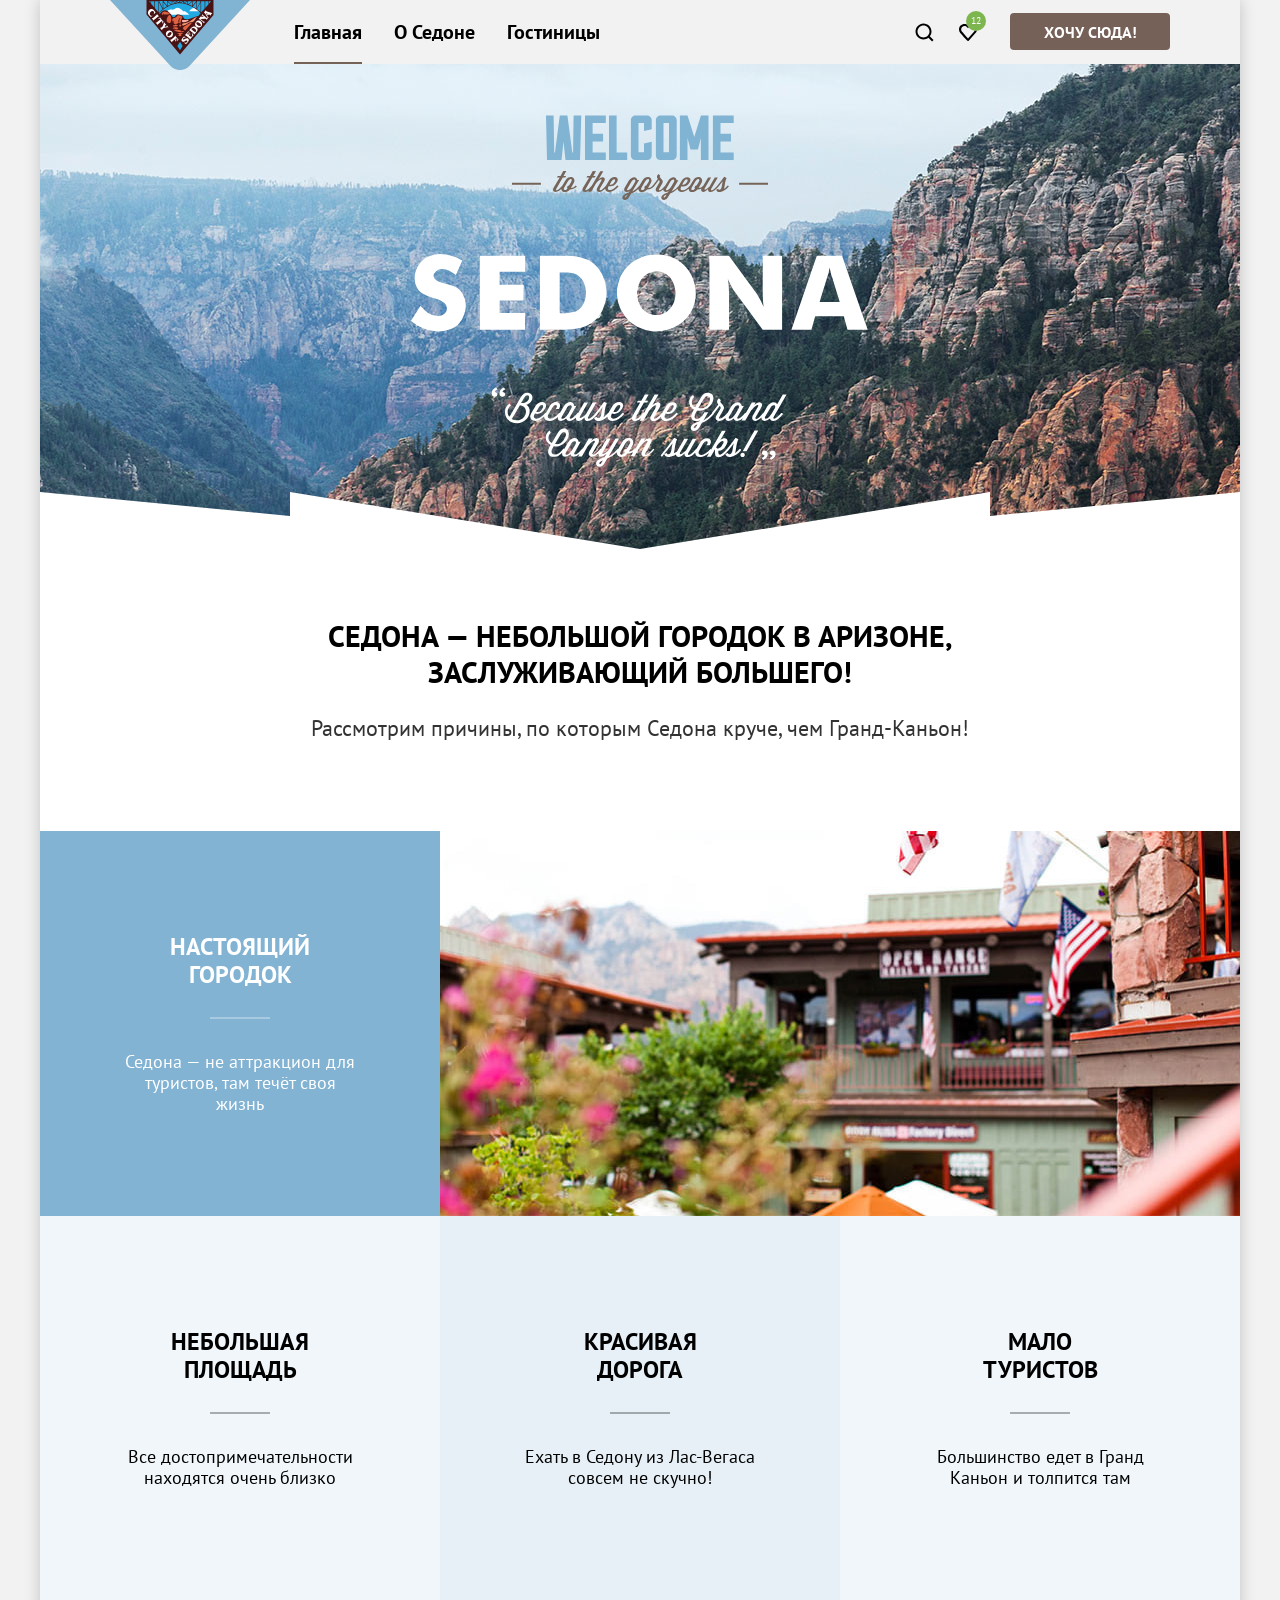
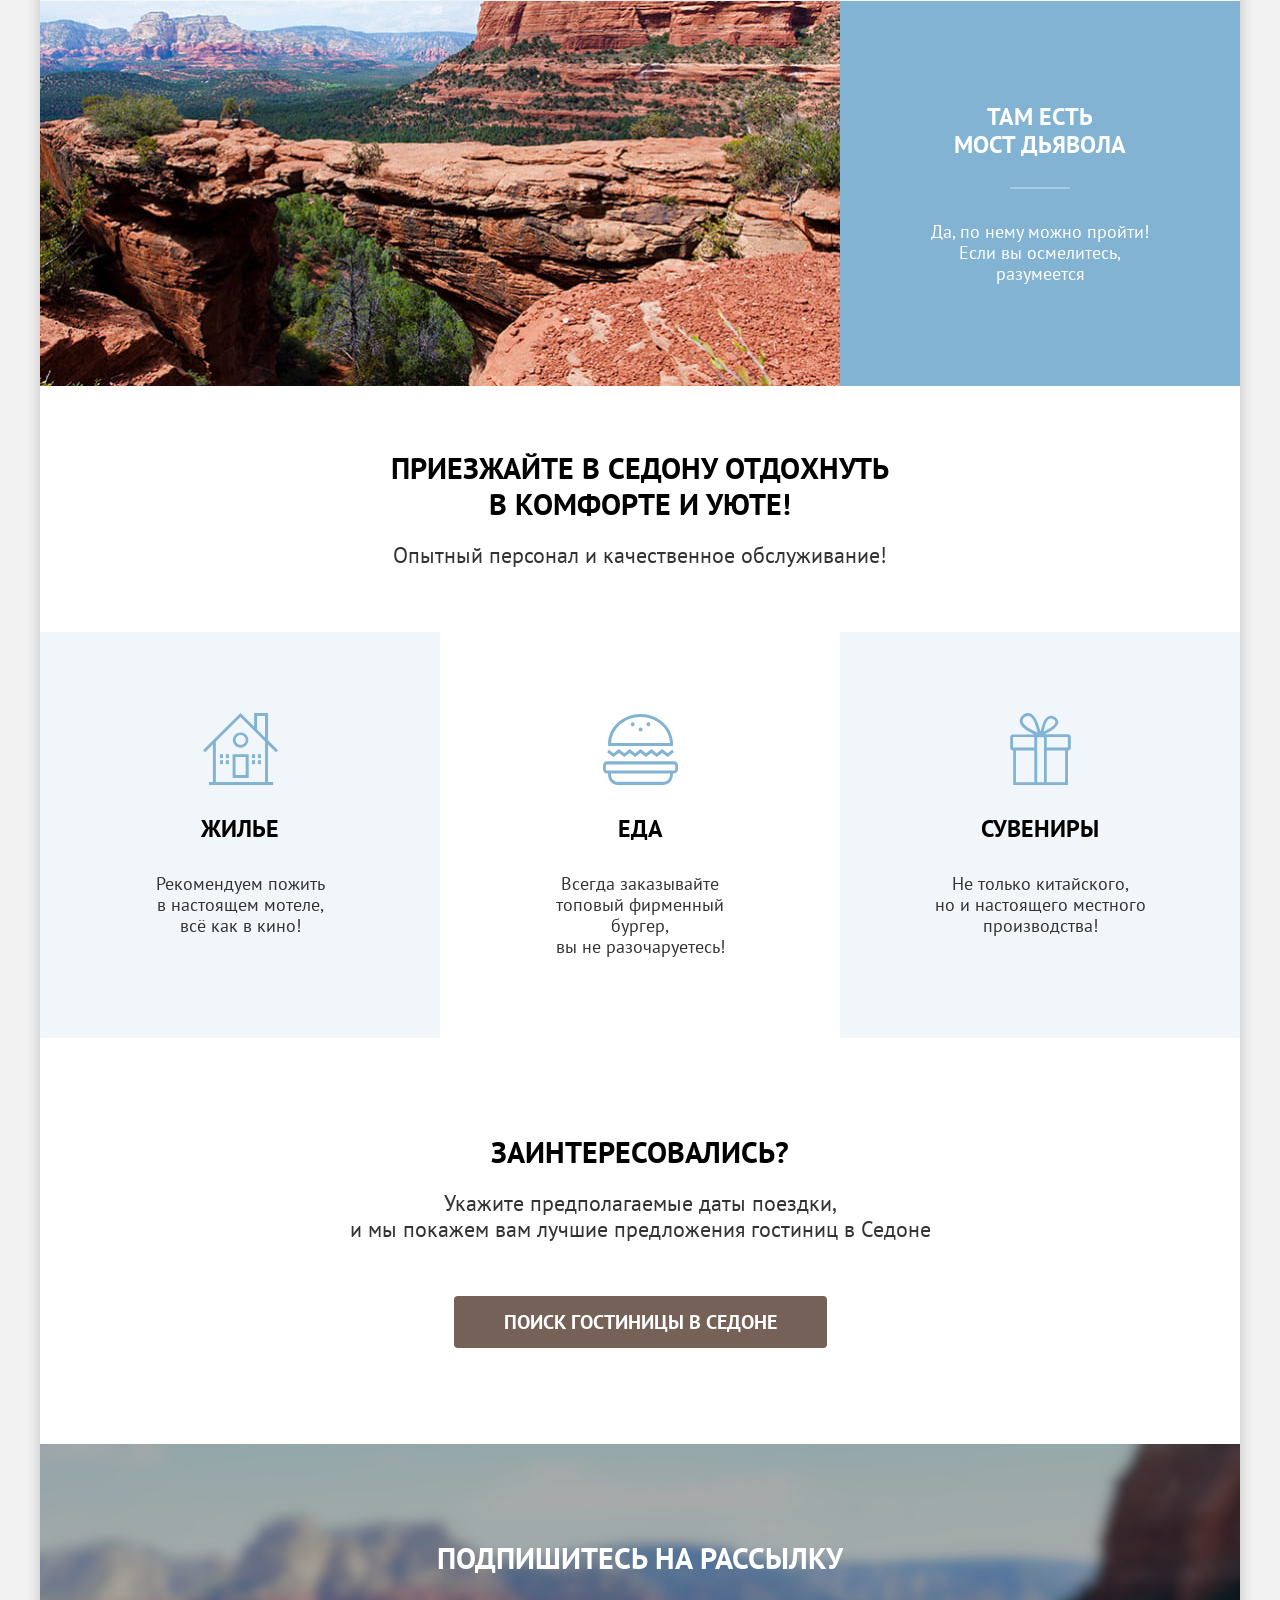
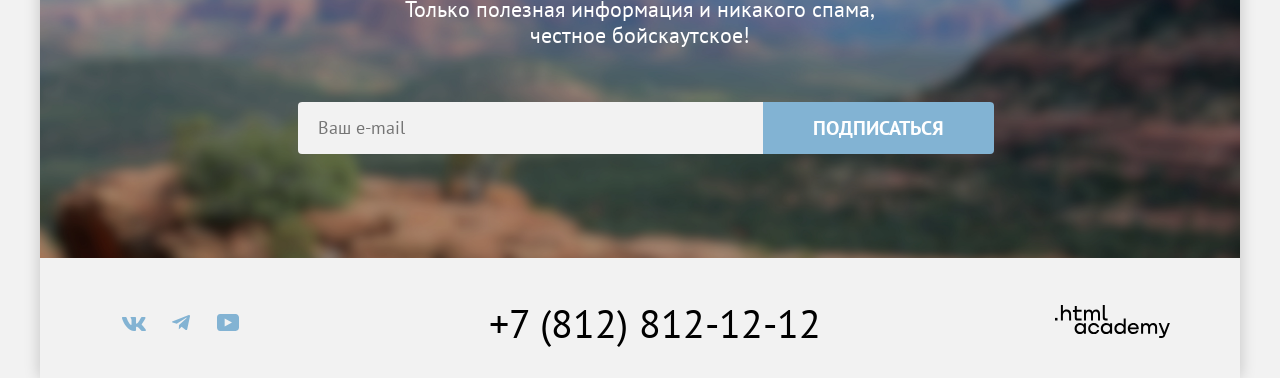
<file: index.html>
<!DOCTYPE html>
<html lang="ru">

  <head>
    <meta charset="utf-8">
    <title>Седона - городок в Аризоне</title>
    <link rel="stylesheet" href="styles/styles.css">
    <link rel="shortcut icon" href="favicon.ico" type="image/x-icon" sizes="32x32">
  </head>

  <body>
    <div class="main-wrapper">
      <header class="main-header" data-test="header">
        <a class="logo" href="index.html">
          <img src="images/logo.svg" width="140" height="70" alt="Логотип Седона">
        </a>
        <nav class="navigation">
          <ul class="navigation-list">
            <li class="navigation-item navigation-item-current">
              <a class="navigation-link " href="index.html">Главная</a>
            </li>
            <li class="navigation-item">
              <a class="navigation-link" href="#">О Седоне</a>
            </li>
            <li class="navigation-item">
              <a class="navigation-link" href="catalog.html">Гостиницы</a>
            </li>
          </ul>
        </nav>
        <ul class="navigation-user">
          <li class="navigation-user-link">
            <a class="navigation-user-search" href="#">
              <span class="visually-hidden">Поиск</span></a>
          </li>
          <li class="navigation-user-link">
            <a class="navigation-user-favourites" href="#">
              <span class="visually-hidden">Избранное</span></a>
            <span class="favourites">12</span>
          </li>
          <li class="navigation-user-item">
            <a class="navigation-user-btn" href="#">Хочу сюда!</a>
          </li>
        </ul>
      </header>
      <main class="main-container" data-test="main">
        <section class="hero" data-test="hero">
          <h1 class="visually-hidden">Седона</h1>
          <img src="images/welcome.svg" width="458" height="352"
            alt="Welcome to the gorgeous Sedona, because the Grand Canyon sucks!">
        </section>

        <section class="reasons" data-test="advantages">
          <div class="reasons-section-description">
            <h2 class="reasons-title">Седона — небольшой городок в аризоне, заслуживающий большего!</h2>
            <p class="reason-text">Рассмотрим причины, по которым Седона круче, чем Гранд-Каньон!</p>
          </div>
          <ul class="reasons-list">
            <li class="reasons-item-blue">
              <div class="reasons-item-title-wrapper">
                <h3 class="reasons-item-title">Настоящий<br>городок</h3>
                <p class="reasons-item-text">Седона — не аттракцион для туристов, там течёт своя жизнь</p>
              </div>
              <img class="reasons-item-img" src="images/photo-1.jpg" width="800" height="385" alt="Фото города">
            </li>
            <li class="reasons-item">
              <div class="reasons-item-title-wrapper">
                <h3 class="reasons-item-title reasons-item-title-nopicture">Небольшая<br>площадь</h3>
                <p class="reasons-item-text">Все достопримечательности находятся очень близко</p>
              </div>
            </li>
            <li class="reasons-item-lightblue">
              <div class="reasons-item-title-wrapper">
                <h3 class="reasons-item-title reasons-item-title-nopicture">Красивая<br>дорога</h3>
                <p class="reasons-item-text">Ехать в Седону из Лас-Вегаса<br> совсем не скучно!</p>
              </div>
            </li>
            <li class="reasons-item">
              <div class="reasons-item-title-wrapper">
                <h3 class="reasons-item-title reasons-item-title-nopicture">Мало<br>туристов</h3>
                <p class="reasons-item-text">Большинство едет в Гранд Каньон и толпится там</p>
              </div>
            </li>
            <li class="reasons-item-blue-another">
              <img class="reasons-item-img" src="images/photo-2.jpg" width="800" height="385" alt="Фото каньона">
              <div class="reasons-item-title-wrapper">
                <h3 class="reasons-item-title">Там есть<br> мост дьявола</h3>
                <p class="reasons-item-text">Да, по нему можно пройти! Если вы осмелитесь, разумеется</p>
              </div>
            </li>
          </ul>
        </section>

        <section class="service" data-test="service">
          <div class="service-section-description">
            <h2 class="service-title">Приезжайте в Седону отдохнуть <br> в комфорте и уюте!</h2>
            <p class="service-text">Опытный персонал и качественное обслуживание!</p>
          </div>
          <ul class="service-list">
            <li class="service-item service-item-home service-item-bg">
              <h3 class="service-item-title">Жилье</h3>
              <p class="service-item-text">Рекомендуем пожить<br> в настоящем мотеле,<br> всё как в кино!</p>
            </li>
            <li class="service-item service-item-food">
              <h3 class="service-item-title">Еда</h3>
              <p class="service-item-text">Всегда заказывайте<br> топовый фирменный бургер,<br> вы не разочаруетесь!</p>
            </li>
            <li class="service-item service-item-gifts service-item-bg">
              <h3 class="service-item-title">Сувениры</h3>
              <p class="service-item-text">Не только китайского,<br>но и настоящего местного<br> производства!</p>
            </li>
          </ul>
        </section>

        <section class="interested" data-test="search">
          <h2 class="interested-title">Заинтересовались?</h2>
          <p class="interested-text">Укажите предполагаемые даты поездки, <br> и мы покажем вам лучшие предложения
            гостиниц в Седоне</p>
          <button class="search-button" type="button">Поиск гостиницы в Седоне</button>
        </section>

        <section class="subscribe" data-test="subscribe">
          <h2 class="subscribe-title">Подпишитесь на рассылку</h2>
          <p class="subscribe-text">Только полезная информация и никакого спама,<br> честное бойскаутское!</p>
          <form class="subscribe-form" action="https://echo.htmlacademy.ru/" method="post">
            <label for="email" class="visually-hidden">Введите Ваш e-mail</label>
            <input class="subscribe-input" type="email" name="email" id="email" placeholder="Ваш e-mail" required>
            <button class="subscribe-button" type="submit">Подписаться</button>
          </form>
        </section>
      </main>

      <footer class="main-footer" data-test="footer">
        <ul class="social-list">
          <li class="social-item">
            <a href="https://vk.com/htmlacademy">
              <svg class="icon-vk" width="24" height="14" viewBox="0 0 24 14" fill="currentColor"
                xmlns="http://www.w3.org/2000/svg">
                <path fill-rule="evenodd" clip-rule="evenodd"
                  d="M23.45 0.948C23.616 0.402 23.45 0 22.655 0H20.03C19.362 0 19.054 0.347 18.887 0.73C18.887 0.73 17.552 3.926 15.661 6.002C15.049 6.604 14.771 6.795 14.437 6.795C14.27 6.795 14.019 6.604 14.019 6.057V0.948C14.019 0.292 13.835 0 13.279 0H9.151C8.734 0 8.483 0.304 8.483 0.593C8.483 1.214 9.429 1.358 9.526 3.106V6.904C9.526 7.737 9.373 7.888 9.039 7.888C8.149 7.888 5.984 4.677 4.699 1.003C4.45 0.288 4.198 0 3.527 0H0.9C0.15 0 0 0.347 0 0.73C0 1.412 0.89 4.8 4.145 9.281C6.315 12.341 9.37 14 12.153 14C13.822 14 14.028 13.632 14.028 12.997V10.684C14.028 9.947 14.186 9.8 14.715 9.8C15.105 9.8 15.772 9.992 17.33 11.467C19.11 13.216 19.403 14 20.405 14H23.03C23.78 14 24.156 13.632 23.94 12.904C23.702 12.18 22.852 11.129 21.725 9.882C21.113 9.172 20.195 8.407 19.916 8.024C19.527 7.533 19.638 7.314 19.916 6.877C19.916 6.877 23.116 2.451 23.449 0.948H23.45Z" />
              </svg>
              <span class="visually-hidden">Вконтакте</span></a>
          </li>
          <li class="social-item">
            <a href="https://t.me/htmlacademy">
              <svg class="icon-tg" width="18" height="16" viewBox="0 0 18 16" fill="currentColor"
                xmlns="http://www.w3.org/2000/svg">
                <path
                  d="M16.785 0.0992597L0.840489 6.24776C-0.247661 6.68481 -0.241365 7.29184 0.640845 7.56253L4.73445 8.83953L14.2058 2.8637C14.6537 2.59121 15.0629 2.7378 14.7265 3.03636L7.05283 9.96185H7.05103L7.05283 9.96275L6.77045 14.1823C7.18413 14.1823 7.36669 13.9925 7.59871 13.7686L9.58705 11.8351L13.7229 14.89C14.4855 15.31 15.0332 15.0941 15.2229 14.1841L17.9379 1.38885C18.2158 0.274623 17.5126 -0.229883 16.785 0.0992597Z" />
              </svg>
              <span class="visually-hidden">Телеграмм</span></a>
          </li>
          <li class="social-item">
            <a href="https://www.youtube.com/user/htmlacademyru">
              <svg class="icon-youtube" width="22" height="17" viewBox="0 0 22 17" fill="currentColor"
                xmlns="http://www.w3.org/2000/svg">
                <path
                  d="M18.607 0H3.17413C1.31343 0 0 1.59375 0 3.4V13.4937C0 15.4062 1.31343 17 3.17413 17H18.8259C20.4677 17 22 15.4062 22 13.6V3.4C21.7811 1.59375 20.4677 0 18.607 0ZM7.66169 12.5375V4.4625L14.995 8.5L7.66169 12.5375Z" />
              </svg>
              <span class="visually-hidden">Ютуб</span></a>
          </li>
        </ul>
        <div class="phones">
          <a class="phone" href="tel:+78128121212">+7 (812) 812-12-12</a>
        </div>
        <div class="footer-logos">
          <a class="logo-htmlacademy" href="https://htmlacademy.ru/intensive/htmlcss">
            <svg class="icon-htmlacademy" width="115" height="33" viewBox="0 0 115 33" fill="currentColor"
              xmlns="http://www.w3.org/2000/svg">
              <path d="M0 12.9V15.5H2.5V12.9H0Z" />
              <path
                d="M11.6 4.5C10 4.5 8.8 5.2 8 6.2H7.9V0H5.9V15.5H7.9V10.2C7.9 8.1 9.2 6.6 11.2 6.6C13 6.6 14.1 8 14.1 9.8V15.5H16.1V9.4C16.2 6.4 14.3 4.5 11.6 4.5Z" />
              <path
                d="M26.6 4.8H21.8V1.1H19.8V4.9H17.9V6.9H19.8V12.9C19.8 14.6 20.8 15.6 22.5 15.6H26.6V13.6H22.9C22.2 13.6 21.8 13.2 21.8 12.5V6.8H26.6V4.8Z" />
              <path
                d="M41.1 4.6C39.5 4.6 38.2 5.4 37.6 6.7H37.5C36.9 5.5 35.7 4.6 34.1 4.6C32.7 4.6 31.6 5.4 31 6.4H30.9V4.8H29V15.4H31V10C31 8 32 6.5 33.6 6.5C35.1 6.5 36 7.5 36 9.1V15.4H38V9.8C38 7.4 39.4 6.5 40.6 6.5C42.1 6.5 43 7.5 43 9.1V15.4H45V8.9C45.1 6.4 43.6 4.6 41.1 4.6Z" />
              <path
                d="M47.8 12.7C47.8 14.4 48.8 15.4 50.6 15.4H52.6V13.4H50.9C50.2 13.4 49.8 13 49.8 12.3V0H47.8V12.7Z" />
              <path
                d="M28.9 19.7C28 18.6 26.7 17.9 25 17.9C21.9 17.9 19.6 20.2 19.6 23.5C19.6 26.8 21.9 29.1 25 29.1C26.8 29.1 28 28.3 28.8 27.2H28.9V28.8H30.9V18.2H28.9V19.7ZM25.3 27.1C23.1 27.1 21.7 25.5 21.7 23.5C21.7 21.5 23.1 19.9 25.3 19.9C27.5 19.9 28.9 21.5 28.9 23.5C28.9 25.4 27.5 27.1 25.3 27.1Z" />
              <path
                d="M44.2 22C43.7 19.6 41.6 17.9 38.8 17.9C35.4 17.9 33.2 20.4 33.2 23.5C33.2 26.6 35.4 29.1 38.8 29.1C41.6 29.1 43.7 27.3 44.2 24.9H42.1C41.7 26.2 40.4 27.2 38.8 27.2C36.6 27.2 35.2 25.6 35.2 23.6C35.2 21.6 36.6 20 38.8 20C40.4 20 41.6 21 42.1 22.2H44.2V22Z" />
              <path
                d="M55.1 19.7C54.2 18.6 52.9 17.9 51.2 17.9C48.1 17.9 45.8 20.2 45.8 23.5C45.8 26.8 48.1 29.1 51.2 29.1C53 29.1 54.2 28.3 55 27.2H55.1V28.8H57.1V18.2H55.1V19.7ZM51.5 27.1C49.3 27.1 47.9 25.5 47.9 23.5C47.9 21.5 49.3 19.9 51.5 19.9C53.7 19.9 55.1 21.5 55.1 23.5C55.1 25.4 53.6 27.1 51.5 27.1Z" />
              <path
                d="M68.7 19.8C67.8 18.7 66.5 17.9 64.8 17.9C61.7 17.9 59.4 20.2 59.4 23.5C59.4 26.8 61.6 29.1 64.8 29.1C66.5 29.1 67.8 28.3 68.6 27.3H68.7V28.8H70.7V13.4H68.7V19.8ZM65.1 27.1C62.9 27.1 61.5 25.5 61.5 23.5C61.5 21.5 62.9 19.9 65.1 19.9C67.3 19.9 68.7 21.5 68.7 23.5C68.6 25.5 67.2 27.1 65.1 27.1Z" />
              <path
                d="M78.3 17.9C75 17.9 72.8 20.4 72.8 23.5C72.8 26.5 74.9 29.1 78.3 29.1C80.8 29.1 82.8 27.8 83.5 25.5H81.4C80.9 26.5 79.8 27.1 78.4 27.1C76.5 27.1 75.1 25.8 75 24.2H83.8C84 20.6 81.8 17.9 78.3 17.9ZM78.3 19.8C80 19.8 81.3 20.8 81.6 22.4H75.1C75.4 20.9 76.6 19.8 78.3 19.8Z" />
              <path
                d="M98.2 17.9C96.6 17.9 95.3 18.7 94.6 19.9H94.5C93.9 18.7 92.7 17.9 91.1 17.9C89.7 17.9 88.6 18.6 88 19.7V18.2H86.1V28.8H88.1V23.4C88.1 21.4 89.1 20 90.7 19.9C92.2 19.9 93.1 20.9 93.1 22.5V28.8H95.1V23.2C95.1 20.8 96.5 19.9 97.7 19.9C99.2 19.9 100.1 20.9 100.1 22.5V28.8H102.1V22.3C102.2 19.7 100.7 17.9 98.2 17.9Z" />
              <path
                d="M109.4 27L105.8 18.1H103.6L108.4 29.7C108.1 30.6 107.7 30.9 106.7 30.9H104.2V32.9H106.7C108.5 32.9 109.5 32.1 110.2 30.3L114.9 18.1H112.8L109.4 27Z" />
            </svg>
            <span class="visually-hidden">Логотип HTML Academy</span>
          </a>
        </div>
      </footer>

      <div class="modal-container modal-container-close">
        <div class="modal">
          <section class="modal-content">
            <h2 class="modal-title">Поиск гостиницы в Седоне</h2>
            <form class="modal-filter" action="https://echo.htmlacademy.ru" method="post">
              <div class="date-in-wrapper">
                <label class="date-in" for="date-input">Дата Заезда:</label>
                <input class="date-input date-input-in" type="text" name="date-in" id="date-input"
                  value="27 апреля 2020" placeholder="Укажите дату" required>
                <button class="calendar" type="button" aria-label="Открыть календарь">
                  <svg class="calendar-icon" width="16" height="15" viewBox="0 0 16 15" fill="currentColor"
                    xmlns="http://www.w3.org/2000/svg">
                    <path
                      d="M5.75 10C6.05 10 6.25 9.8 6.25 9.5C6.25 9.2 6.05 9 5.75 9C5.45 9 5.25 9.2 5.25 9.5C5.25 9.8 5.45 10 5.75 10Z" />
                    <path
                      d="M15 2H13V0H12V2H4V0H3V2H1C0.4 2 0 2.4 0 3V14C0 14.5 0.4 15 1 15H15C15.5 15 16 14.5 16 14V3C16 2.4 15.5 2 15 2ZM15 14H1V7H15V14ZM1 6V3H3V5H4V3H12V5H13V3H15V6H1Z" />
                    <path
                      d="M8 10C8.3 10 8.5 9.8 8.5 9.5C8.5 9.2 8.3 9 8 9C7.7 9 7.5 9.2 7.5 9.5C7.5 9.8 7.7 10 8 10Z" />
                    <path
                      d="M10.25 10C10.55 10 10.75 9.8 10.75 9.5C10.75 9.2 10.55 9 10.25 9C9.95 9 9.75 9.2 9.75 9.5C9.75 9.8 9.95 10 10.25 10Z" />
                    <path
                      d="M5.75 11C5.45 11 5.25 11.2 5.25 11.5C5.25 11.8 5.45 12 5.75 12C6.05 12 6.25 11.8 6.25 11.5C6.25 11.2 6.05 11 5.75 11Z" />
                    <path d=" M3.5 10C3.8 10 4 9.8 4 9.5C4 9.2 3.8 9 3.5 9C3.2 9 3 9.2 3 9.5C3 9.8 3.2 10 3.5 10Z" />
                    <path
                      d="M3.5 11C3.2 11 3 11.2 3 11.5C3 11.8 3.2 12 3.5 12C3.8 12 4 11.8 4 11.5C4 11.2 3.8 11 3.5 11Z" />
                    <path
                      d="M8 11C7.7 11 7.5 11.2 7.5 11.5C7.5 11.8 7.7 12 8 12C8.3 12 8.5 11.8 8.5 11.5C8.5 11.2 8.3 11 8 11Z" />
                    <path
                      d="M10.25 11C9.95 11 9.75 11.2 9.75 11.5C9.75 11.8 9.95 12 10.25 12C10.55 12 10.75 11.8 10.75 11.5C10.75 11.2 10.55 11 10.25 11Z" />
                    <path
                      d="M12.5 10C12.8 10 13 9.8 13 9.5C13 9.2 12.8 9 12.5 9C12.2 9 12 9.2 12 9.5C12 9.8 12.2 10 12.5 10Z" />
                    <path
                      d="M12.5 11C12.2 11 12 11.2 12 11.5C12 11.8 12.2 12 12.5 12C12.8 12 13 11.8 13 11.5C13 11.2 12.8 11 12.5 11Z" />
                  </svg>
                </button>
                <p class="date-alert date-in-error date-alert--visible">Мы не может отправить вас в прошлое.</p>
              </div>
              <div class="date-out-wrapper">
                <label class="date-out" for="date-out">Дата Выезда:</label>
                <input class="date-input date-input-out" type="text" name="date-out" id="date-out"
                  value="1 сентября 2023" placeholder="Укажите дату" required>
                <button class="calendar" type="button" aria-label="Открыть календарь">
                  <svg class="calendar-icon" width="16" height="15" viewBox="0 0 16 15" fill="currentColor"
                    xmlns="http://www.w3.org/2000/svg">
                    <path
                      d="M5.75 10C6.05 10 6.25 9.8 6.25 9.5C6.25 9.2 6.05 9 5.75 9C5.45 9 5.25 9.2 5.25 9.5C5.25 9.8 5.45 10 5.75 10Z" />
                    <path
                      d="M15 2H13V0H12V2H4V0H3V2H1C0.4 2 0 2.4 0 3V14C0 14.5 0.4 15 1 15H15C15.5 15 16 14.5 16 14V3C16 2.4 15.5 2 15 2ZM15 14H1V7H15V14ZM1 6V3H3V5H4V3H12V5H13V3H15V6H1Z" />
                    <path
                      d="M8 10C8.3 10 8.5 9.8 8.5 9.5C8.5 9.2 8.3 9 8 9C7.7 9 7.5 9.2 7.5 9.5C7.5 9.8 7.7 10 8 10Z" />
                    <path
                      d="M10.25 10C10.55 10 10.75 9.8 10.75 9.5C10.75 9.2 10.55 9 10.25 9C9.95 9 9.75 9.2 9.75 9.5C9.75 9.8 9.95 10 10.25 10Z" />
                    <path
                      d="M5.75 11C5.45 11 5.25 11.2 5.25 11.5C5.25 11.8 5.45 12 5.75 12C6.05 12 6.25 11.8 6.25 11.5C6.25 11.2 6.05 11 5.75 11Z" />
                    <path d=" M3.5 10C3.8 10 4 9.8 4 9.5C4 9.2 3.8 9 3.5 9C3.2 9 3 9.2 3 9.5C3 9.8 3.2 10 3.5 10Z" />
                    <path
                      d="M3.5 11C3.2 11 3 11.2 3 11.5C3 11.8 3.2 12 3.5 12C3.8 12 4 11.8 4 11.5C4 11.2 3.8 11 3.5 11Z" />
                    <path
                      d="M8 11C7.7 11 7.5 11.2 7.5 11.5C7.5 11.8 7.7 12 8 12C8.3 12 8.5 11.8 8.5 11.5C8.5 11.2 8.3 11 8 11Z" />
                    <path
                      d="M10.25 11C9.95 11 9.75 11.2 9.75 11.5C9.75 11.8 9.95 12 10.25 12C10.55 12 10.75 11.8 10.75 11.5C10.75 11.2 10.55 11 10.25 11Z" />
                    <path
                      d="M12.5 10C12.8 10 13 9.8 13 9.5C13 9.2 12.8 9 12.5 9C12.2 9 12 9.2 12 9.5C12 9.8 12.2 10 12.5 10Z" />
                    <path
                      d="M12.5 11C12.2 11 12 11.2 12 11.5C12 11.8 12.2 12 12.5 12C12.8 12 13 11.8 13 11.5C13 11.2 12.8 11 12.5 11Z" />
                  </svg>
                </button>
                <p class="date-alert date-out-error date-alert--visible">На эти даты есть свободные номера. Пока есть.
                </p>
              </div>
              <div class="number-of-people">
                <div class="adults-wrapper">
                  <label class="adults" for="adults-quantity">Взрослые:</label>
                  <button class="less" type="button">
                    <span class="less-icon-wrapper">
                      <svg class="less-icon" width="14" height="2" viewBox="0 0 14 2" fill="currentColor"
                        xmlns="http://www.w3.org/2000/svg">
                        <path d="M0 0L0 2L14 2V0L0 0Z" />
                      </svg>
                    </span>
                    <span class="visually-hidden">Меньше</span>
                  </button>
                  <input class="quantity" type="number" name="adults" id="adults-quantity" value="2">
                  <button class="more" type="button">
                    <span class="more-icon-wrapper">
                      <svg class="more-icon" width="14" height="14" viewBox="0 0 14 14" fill="currentColor"
                        xmlns="http://www.w3.org/2000/svg">
                        <path d="M14 6H8V0H6V6H0V8H6V14H8V8H14V6Z" />
                      </svg>
                    </span>
                    <span class="visually-hidden">Больше</span>
                  </button>
                </div>
                <div class="childs-wrapper">
                  <span class="childs">
                    <label class="childs" for="childs-quantity">Дети:</label>
                    <span class="tooltip">
                      <button class="tooltip-toggle" type="button">
                        <svg class="tooltip-icon" width="26" height="26" viewBox="0 0 26 26" fill="none"
                          xmlns="http://www.w3.org/2000/svg">
                          <circle cx="13" cy="13" r="13" fill="#83B3D3" />
                          <path fill-rule="evenodd" clip-rule="evenodd" d="M12 7H14V9H12V7ZM14 19H12V10H14V19Z"
                            fill="white" />
                        </svg>
                      </button>
                      <span class="tooltip-text" role="tooltip">Укажите количество детей,
                        которые будут с вами, возраст которых от 6 до
                        18 лет. Дети до 6 лет размещаются бесплатно.</span>
                    </span>
                  </span>
                  <button class="less" type="button">
                    <span class="less-icon-wrapper">
                      <svg class="less-icon" width="14" height="2" viewBox="0 0 14 2" fill="currentColor"
                        xmlns="http://www.w3.org/2000/svg">
                        <path d="M0 0L0 2L14 2V0L0 0Z" />
                      </svg>
                    </span>
                    <span class="visually-hidden">Меньше</span>
                  </button>
                  <input class="quantity" type="number" name="childs" id="childs-quantity" value="2">
                  <button class="more" type="button">
                    <span class="more-icon-wrapper">
                      <svg class="more-icon" width="14" height="14" viewBox="0 0 14 14" fill="currentColor"
                        xmlns="http://www.w3.org/2000/svg">
                        <path d="M14 6H8V0H6V6H0V8H6V14H8V8H14V6Z" />
                      </svg>
                    </span>
                    <span class="visually-hidden">Больше</span>
                  </button>
                </div>
              </div>
              <button class="modal-search-button" type="submit">Найти</button>
            </form>
            <button class="modal-close-button" type="button">
              <span class="visually-hidden">Закрыть</span>
            </button>
          </section>
        </div>
      </div>
    </div>
  </body>

</html>
</file>
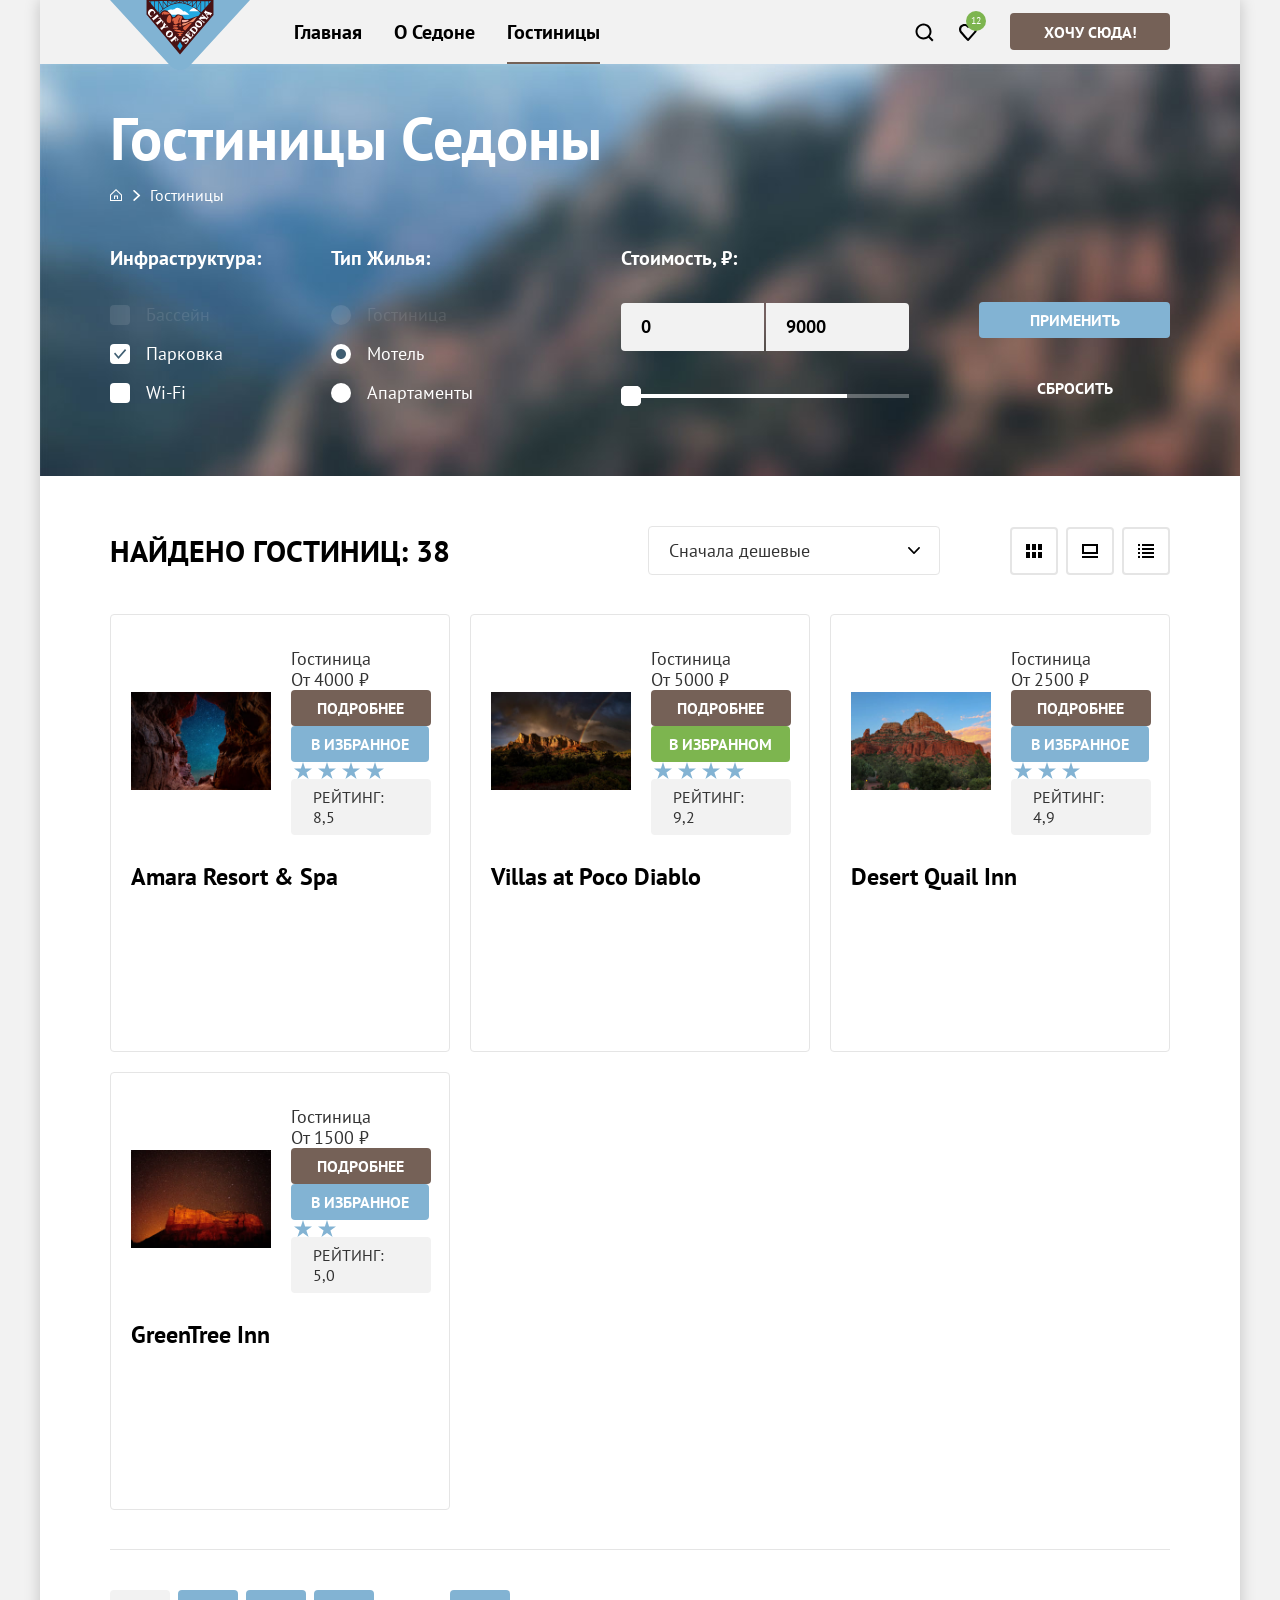
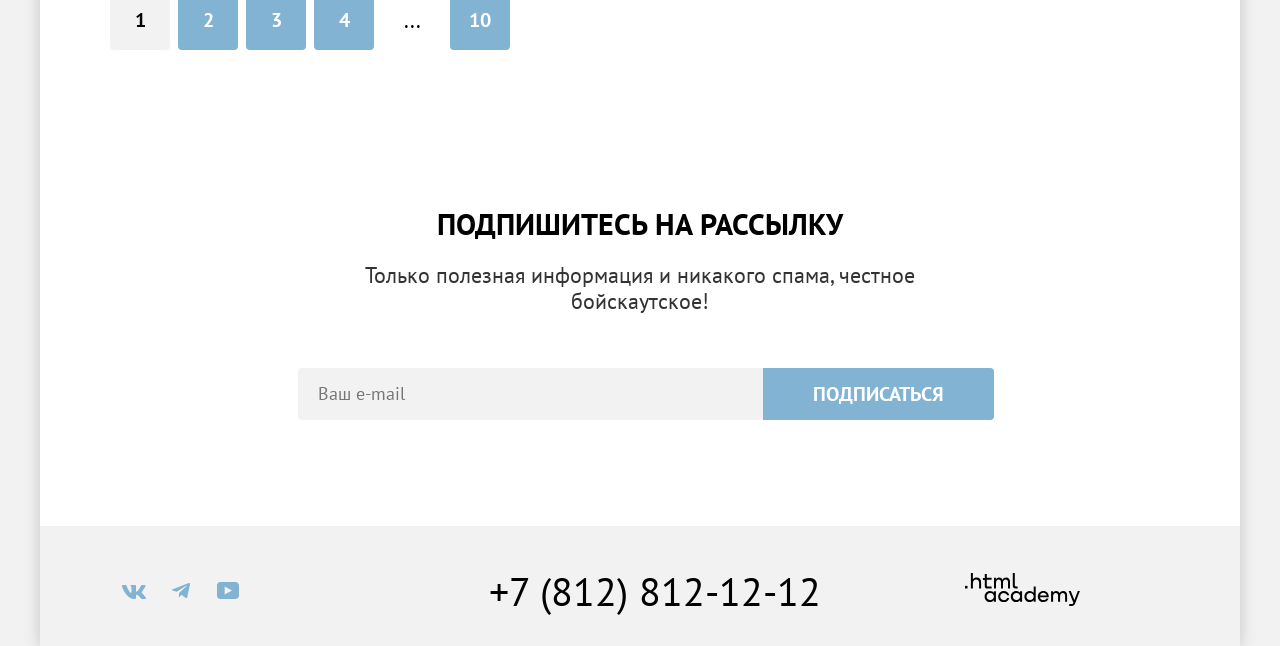
<file: catalog.html>
<!DOCTYPE html>
<html lang="ru">

  <head>
    <meta charset="utf-8">
    <title>Гостиницы Седоны</title>
    <link rel="stylesheet" href="styles/styles.css">
    <link rel="shortcut icon" href="favicon.ico" type="image/x-icon" sizes="32x32">
  </head>

  <body>
    <div class="main-wrapper">
      <header class="main-header">
        <a class="logo" href="index.html">
          <img src="images/logo.svg" width="140" height="70" alt="Логотип Седона">
        </a>
        <nav class="navigation">
          <ul class="navigation-list">
            <li class="navigation-item">
              <a class="navigation-link" href="index.html">Главная</a>
            </li>
            <li class="navigation-item">
              <a class="navigation-link" href="#">О Седоне</a>
            </li>
            <li class="navigation-item  navigation-item-current">
              <a class="navigation-link" href="catalog.html">Гостиницы</a>
            </li>
          </ul>
        </nav>
        <ul class="navigation-user">
          <li class="navigation-user-link">
            <a class="navigation-user-search" href="#">
              <span class="visually-hidden">Поиск</span></a>
          </li>
          <li class="navigation-user-link">
            <a class="navigation-user-favourites" href="#">
              <span class="visually-hidden">Избранное</span></a>
            <span class="favourites">12</span>
          </li>
          <li class="navigation-user-item">
            <a class="navigation-user-btn" href="#">Хочу сюда!</a>
          </li>
        </ul>
      </header>

      <main class="main-container">
        <section class="catalog-filter">
          <h1 class="catalog-filter-title">Гостиницы Седоны</h1>
          <ul class="breadcrumbs">
            <li class="breadcrumbs-home">
              <a class="breadcrumbs-home-link" href="index.html">
                <span class="visually-hidden">Главная</span></a>
            </li>
            <li class="breadcrumbs-hotels">
              <a class="breadcrumbs-hotels-link">Гостиницы</a>
            </li>
          </ul>

          <form class="hotels-filter" action="https://echo.htmlacademy.ru/" method="get">
            <fieldset class="infrastructure">
              <legend class="infrastructure-title">Инфраструктура:</legend>
              <ul class="infrastructure-list">
                <li class="infrastructure-item">
                  <input type="checkbox" name="pool" id="pool" disabled>
                  <label for="pool">Бассейн</label>
                </li>
                <li class="infrastructure-item">
                  <input type="checkbox" name="parking" id="parking" checked>
                  <label for="parking">Парковка</label>
                </li>
                <li class="infrastructure-item">
                  <input type="checkbox" name="wifi" id="wifi">
                  <label for="wifi">Wi-Fi</label>
                </li>
              </ul>
            </fieldset>
            <fieldset class="type-of-housing">
              <legend class="type-of-housing-title">Тип Жилья:</legend>
              <ul class="type-of-housing-list">
                <li class="type-of-housing-item">
                  <input type="radio" name="type-of-housing" value="hotel" id="hotel" disabled>
                  <label for="hotel">Гостиница</label>
                </li>
                <li class=" type-of-housing-item">
                  <input type="radio" name="type-of-housing" id="motel" value="motel" checked>
                  <label for="motel">Мотель</label>
                </li>
                <li class="type-of-housing-item">
                  <input type="radio" name="type-of-housing" id="apartments" value="apartments">
                  <label for="apartments">Апартаменты</label>
                </li>
              </ul>
            </fieldset>
            <fieldset class="cost">
              <legend class="cost-title">Стоимость, <span>₽</span>:</legend>
              <div class="range">
                <div class="range-wrapper-inputs">
                  <label class="range-wrapper-input">
                    <input class="range-input" type="number" name="min-price" value="0">
                  </label>
                  <label class="range-wrapper-input">
                    <input class="range-input" type="number" name="max-price" value="9000">
                  </label>
                </div>
                <div class="range-scale">
                  <div class="range-bar" style="left: 0; width: 226px">
                    <button type="button" class="range-toggle range-toggle-min"></button>
                    <button type="button" class="range-toggle range-toggle-max"></button>
                  </div>
                </div>
              </div>
            </fieldset>
            <div class="hotel-filter-buttons">
              <button class="hotels-filter-btn" type="submit">Применить</button>
              <button class="hotels-filter-btn-reset" type="reset">Сбросить</button>
            </div>
          </form>
        </section>

        <section class="search-result">
          <div class="result-wrapper">
            <h2 class="visually-hidden">Результат поиска гостиниц</h2>
            <p class="search-result-hotels">Найдено гостиниц:
              <span class="search-result-hotels">38</span>
            </p>
          </div>
          <select class="search-result-select" name="search-result-select" aria-label="Сортировка">
            <option value="" selected>Сначала дешевые</option>
            <option value="">Сначала дорогие</option>
          </select>
          <ul class="search-result-view">
            <li class="search-result-view-item">
              <a class="view-icons" href="catalog.html?view=tile">
                <span class="visually-hidden">вид таблицей</span></a>
            </li>
            <li class="search-result-view-item ">
              <a class="view-cards" href="catalog.html?view=card"><span class="visually-hidden">вид карточкой</span></a>
            </li>
            <li class="search-result-view-item ">
              <a class="view-list" href="catalog.html?view=list"><span class="visually-hidden">вид списком</span></a>
            </li>
          </ul>
        </section>

        <section class="catalog">
          <ul class="catalog-list">
            <li class="catalog-item">
              <a href="#"><img src="images/hotel-1.jpg" width="300" height="212" alt="Отель Amara Resort & Spa"></a>
              <a class="catalog-item-title-link" href="#">
                <h3 class="catalog-item-title">Amara Resort & Spa</h3>
              </a>
              <div class="catalog-item-description">
                <p class="catalog-item-type">Гостиница</p>
                <p class="catalog-item-price">От 4000 ₽</p>
                <a class="catalog-item-link" href="#">Подробнее</a>
                <button class="catalog-item-btn" type="button">В избранное</button>
                <p class="catalog-item-rating-stars stars-4"><span class="visually-hidden">4 звезды</span></p>
                <p class="catalog-item-rating">Рейтинг: 8,5</p>
              </div>
            </li>

            <li class="catalog-item">
              <a href="#"><img src="images/hotel-2.jpg" width="300" height="212" alt="Отель Villas at Poco Diablo"></a>
              <a class="catalog-item-title-link" href="#">
                <h3 class="catalog-item-title">Villas at Poco Diablo</h3>
              </a>
              <div class="catalog-item-description">
                <p class="catalog-item-type">Гостиница</p>
                <p class="catalog-item-price">От 5000 ₽</p>
                <a class="catalog-item-link" href="#">Подробнее</a>
                <button class="catalog-item-btn catalog-item-btn-chosen" type="button">В избранном</button>
                <p class="catalog-item-rating-stars stars-4"><span class="visually-hidden">4 звезды</span></p>
                <p class="catalog-item-rating">Рейтинг: 9,2</p>
              </div>
            </li>

            <li class="catalog-item">
              <a href="#"><img src="images/hotel-3.jpg" width="300" height="212" alt="Отель Desert Quail Inn"></a>
              <a class="catalog-item-title-link" href="#">
                <h3 class="catalog-item-title">Desert Quail Inn</h3>
              </a>
              <div class="catalog-item-description">
                <p class="catalog-item-type">Гостиница</p>
                <p class="catalog-item-price">От 2500 ₽</p>
                <a class="catalog-item-link" href="#">Подробнее</a>
                <button class="catalog-item-btn" type="button">В избранное</button>
                <p class="catalog-item-rating-stars stars-3"><span class="visually-hidden">3 звезды</span></p>
                <p class="catalog-item-rating">Рейтинг: 4,9</p>
              </div>
            </li>

            <li class="catalog-item">
              <a href="#"><img src="images/hotel-4.jpg" width="300" height="212" alt="Отель GreenTree Inn"></a>
              <a class="catalog-item-title-link" href="#">
                <h3 class="catalog-item-title">GreenTree Inn</h3>
              </a>
              <div class="catalog-item-description">
                <p class="catalog-item-type">Гостиница</p>
                <p class="catalog-item-price">От 1500 ₽</p>
                <a class="catalog-item-link" href="#">Подробнее</a>
                <button class="catalog-item-btn" type="button">В избранное</button>
                <p class="catalog-item-rating-stars stars-2""><span class=" visually-hidden">2 звезды</span></p>
                <p class="catalog-item-rating">Рейтинг: 5,0</p>
              </div>
            </li>
          </ul>

          <ul class="pagination">
            <li class="pagination-item pagination-item-active">
              <a class="pagination-link ">1</a>
            </li>
            <li class="pagination-item">
              <a class="pagination-link" href="#">2</a>
            </li>
            <li class="pagination-item">
              <a class="pagination-link" href="#">3</a>
            </li>
            <li class="pagination-item">
              <a class="pagination-link" href="#">4</a>
            </li>
            <li class="pagination-item"><span>...</span>
            </li>
            <li class="pagination-item">
              <a class="pagination-link" href="#">10</a>
            </li>
          </ul>
        </section>

        <section class="subscribe-catalog">
          <h2 class="subscribe-catalog-title">Подпишитесь на рассылку</h2>
          <p class="subscribe-catalog-text">Только полезная информация и никакого спама, честное бойскаутское!</p>
          <form class="subscribe-form" action="https://echo.htmlacademy.ru/" method="post">
            <input class="subscribe-input" type="email" name="email" id="email" placeholder="Ваш e-mail" required>
            <button class="subscribe-button" type="submit">Подписаться</button>
          </form>
        </section>
      </main>
      <footer class="main-footer">
        <ul class="social-list">
          <li class="social-item">
            <a href="https://vk.com/htmlacademy">
              <svg class="icon-vk" width="24" height="14" viewBox="0 0 24 14" fill="currentColor"
                xmlns="http://www.w3.org/2000/svg">
                <path fill-rule="evenodd" clip-rule="evenodd"
                  d="M23.45 0.948C23.616 0.402 23.45 0 22.655 0H20.03C19.362 0 19.054 0.347 18.887 0.73C18.887 0.73 17.552 3.926 15.661 6.002C15.049 6.604 14.771 6.795 14.437 6.795C14.27 6.795 14.019 6.604 14.019 6.057V0.948C14.019 0.292 13.835 0 13.279 0H9.151C8.734 0 8.483 0.304 8.483 0.593C8.483 1.214 9.429 1.358 9.526 3.106V6.904C9.526 7.737 9.373 7.888 9.039 7.888C8.149 7.888 5.984 4.677 4.699 1.003C4.45 0.288 4.198 0 3.527 0H0.9C0.15 0 0 0.347 0 0.73C0 1.412 0.89 4.8 4.145 9.281C6.315 12.341 9.37 14 12.153 14C13.822 14 14.028 13.632 14.028 12.997V10.684C14.028 9.947 14.186 9.8 14.715 9.8C15.105 9.8 15.772 9.992 17.33 11.467C19.11 13.216 19.403 14 20.405 14H23.03C23.78 14 24.156 13.632 23.94 12.904C23.702 12.18 22.852 11.129 21.725 9.882C21.113 9.172 20.195 8.407 19.916 8.024C19.527 7.533 19.638 7.314 19.916 6.877C19.916 6.877 23.116 2.451 23.449 0.948H23.45Z" />
              </svg>
              <span class="visually-hidden">Вконтакте</span></a>
          </li>
          <li class="social-item">
            <a href="https://t.me/htmlacademy">
              <svg class="icon-tg" width="18" height="16" viewBox="0 0 18 16" fill="currentColor"
                xmlns="http://www.w3.org/2000/svg">
                <path
                  d="M16.785 0.0992597L0.840489 6.24776C-0.247661 6.68481 -0.241365 7.29184 0.640845 7.56253L4.73445 8.83953L14.2058 2.8637C14.6537 2.59121 15.0629 2.7378 14.7265 3.03636L7.05283 9.96185H7.05103L7.05283 9.96275L6.77045 14.1823C7.18413 14.1823 7.36669 13.9925 7.59871 13.7686L9.58705 11.8351L13.7229 14.89C14.4855 15.31 15.0332 15.0941 15.2229 14.1841L17.9379 1.38885C18.2158 0.274623 17.5126 -0.229883 16.785 0.0992597Z" />
              </svg>
              <span class="visually-hidden">Телеграмм</span></a>
          </li>
          <li class="social-item">
            <a href="https://www.youtube.com/user/htmlacademyru">
              <svg class="icon-youtube" width="22" height="17" viewBox="0 0 22 17" fill="currentColor"
                xmlns="http://www.w3.org/2000/svg">
                <path
                  d="M18.607 0H3.17413C1.31343 0 0 1.59375 0 3.4V13.4937C0 15.4062 1.31343 17 3.17413 17H18.8259C20.4677 17 22 15.4062 22 13.6V3.4C21.7811 1.59375 20.4677 0 18.607 0ZM7.66169 12.5375V4.4625L14.995 8.5L7.66169 12.5375Z" />
              </svg>
              <span class="visually-hidden">Ютуб</span></a>
          </li>
        </ul>
        <a class="phone" href="tel:+78128121212">+7 (812) 812-12-12</a>
        <a class="logo-htmlacademy" href="https://htmlacademy.ru/intensive/htmlcss">
          <svg class="icon-htmlacademy" width="115" height="33" viewBox="0 0 115 33" fill="currentColor"
            xmlns="http://www.w3.org/2000/svg">
            <path d="M0 12.9V15.5H2.5V12.9H0Z" />
            <path
              d="M11.6 4.5C10 4.5 8.8 5.2 8 6.2H7.9V0H5.9V15.5H7.9V10.2C7.9 8.1 9.2 6.6 11.2 6.6C13 6.6 14.1 8 14.1 9.8V15.5H16.1V9.4C16.2 6.4 14.3 4.5 11.6 4.5Z" />
            <path
              d="M26.6 4.8H21.8V1.1H19.8V4.9H17.9V6.9H19.8V12.9C19.8 14.6 20.8 15.6 22.5 15.6H26.6V13.6H22.9C22.2 13.6 21.8 13.2 21.8 12.5V6.8H26.6V4.8Z" />
            <path
              d="M41.1 4.6C39.5 4.6 38.2 5.4 37.6 6.7H37.5C36.9 5.5 35.7 4.6 34.1 4.6C32.7 4.6 31.6 5.4 31 6.4H30.9V4.8H29V15.4H31V10C31 8 32 6.5 33.6 6.5C35.1 6.5 36 7.5 36 9.1V15.4H38V9.8C38 7.4 39.4 6.5 40.6 6.5C42.1 6.5 43 7.5 43 9.1V15.4H45V8.9C45.1 6.4 43.6 4.6 41.1 4.6Z" />
            <path
              d="M47.8 12.7C47.8 14.4 48.8 15.4 50.6 15.4H52.6V13.4H50.9C50.2 13.4 49.8 13 49.8 12.3V0H47.8V12.7Z" />
            <path
              d="M28.9 19.7C28 18.6 26.7 17.9 25 17.9C21.9 17.9 19.6 20.2 19.6 23.5C19.6 26.8 21.9 29.1 25 29.1C26.8 29.1 28 28.3 28.8 27.2H28.9V28.8H30.9V18.2H28.9V19.7ZM25.3 27.1C23.1 27.1 21.7 25.5 21.7 23.5C21.7 21.5 23.1 19.9 25.3 19.9C27.5 19.9 28.9 21.5 28.9 23.5C28.9 25.4 27.5 27.1 25.3 27.1Z" />
            <path
              d="M44.2 22C43.7 19.6 41.6 17.9 38.8 17.9C35.4 17.9 33.2 20.4 33.2 23.5C33.2 26.6 35.4 29.1 38.8 29.1C41.6 29.1 43.7 27.3 44.2 24.9H42.1C41.7 26.2 40.4 27.2 38.8 27.2C36.6 27.2 35.2 25.6 35.2 23.6C35.2 21.6 36.6 20 38.8 20C40.4 20 41.6 21 42.1 22.2H44.2V22Z" />
            <path
              d="M55.1 19.7C54.2 18.6 52.9 17.9 51.2 17.9C48.1 17.9 45.8 20.2 45.8 23.5C45.8 26.8 48.1 29.1 51.2 29.1C53 29.1 54.2 28.3 55 27.2H55.1V28.8H57.1V18.2H55.1V19.7ZM51.5 27.1C49.3 27.1 47.9 25.5 47.9 23.5C47.9 21.5 49.3 19.9 51.5 19.9C53.7 19.9 55.1 21.5 55.1 23.5C55.1 25.4 53.6 27.1 51.5 27.1Z" />
            <path
              d="M68.7 19.8C67.8 18.7 66.5 17.9 64.8 17.9C61.7 17.9 59.4 20.2 59.4 23.5C59.4 26.8 61.6 29.1 64.8 29.1C66.5 29.1 67.8 28.3 68.6 27.3H68.7V28.8H70.7V13.4H68.7V19.8ZM65.1 27.1C62.9 27.1 61.5 25.5 61.5 23.5C61.5 21.5 62.9 19.9 65.1 19.9C67.3 19.9 68.7 21.5 68.7 23.5C68.6 25.5 67.2 27.1 65.1 27.1Z" />
            <path
              d="M78.3 17.9C75 17.9 72.8 20.4 72.8 23.5C72.8 26.5 74.9 29.1 78.3 29.1C80.8 29.1 82.8 27.8 83.5 25.5H81.4C80.9 26.5 79.8 27.1 78.4 27.1C76.5 27.1 75.1 25.8 75 24.2H83.8C84 20.6 81.8 17.9 78.3 17.9ZM78.3 19.8C80 19.8 81.3 20.8 81.6 22.4H75.1C75.4 20.9 76.6 19.8 78.3 19.8Z" />
            <path
              d="M98.2 17.9C96.6 17.9 95.3 18.7 94.6 19.9H94.5C93.9 18.7 92.7 17.9 91.1 17.9C89.7 17.9 88.6 18.6 88 19.7V18.2H86.1V28.8H88.1V23.4C88.1 21.4 89.1 20 90.7 19.9C92.2 19.9 93.1 20.9 93.1 22.5V28.8H95.1V23.2C95.1 20.8 96.5 19.9 97.7 19.9C99.2 19.9 100.1 20.9 100.1 22.5V28.8H102.1V22.3C102.2 19.7 100.7 17.9 98.2 17.9Z" />
            <path
              d="M109.4 27L105.8 18.1H103.6L108.4 29.7C108.1 30.6 107.7 30.9 106.7 30.9H104.2V32.9H106.7C108.5 32.9 109.5 32.1 110.2 30.3L114.9 18.1H112.8L109.4 27Z" />
          </svg>
          <span class="visually-hidden">Логотип HTML Academy</span>
        </a>
      </footer>
      <div class="modal-container modal-container-close">
        <div class="modal">
          <button class="modal-close-button" type="button">
            <span class="visually-hidden">Закрыть</span>
          </button>
          <div class="modal-content">
            <h2 class="modal-title">Поиск гостиницы в Седоне</h2>
            <form class="modal-filter" action="http://echo.htmlacademy.ru" method="post">
              <div class="date-in-wrapper">
                <label class="date-in" for="date-input">Дата Заезда:</label>
                <input class="date-input date-input-in" type="text" name="date-in" id="date-input" value="27 апреля 2020"
                  placeholder="Выберите дату" aria-label="Дата заезда">
                <button class="calendar" type="button" aria-label="Открыть календарь">
                  <svg class="calendar-icon" width="16" height="15" viewBox="0 0 16 15" fill="currentColor"
                    xmlns="http://www.w3.org/2000/svg">
                    <path
                      d="M5.75 10C6.05 10 6.25 9.8 6.25 9.5C6.25 9.2 6.05 9 5.75 9C5.45 9 5.25 9.2 5.25 9.5C5.25 9.8 5.45 10 5.75 10Z" />
                    <path
                      d="M15 2H13V0H12V2H4V0H3V2H1C0.4 2 0 2.4 0 3V14C0 14.5 0.4 15 1 15H15C15.5 15 16 14.5 16 14V3C16 2.4 15.5 2 15 2ZM15 14H1V7H15V14ZM1 6V3H3V5H4V3H12V5H13V3H15V6H1Z" />
                    <path
                      d="M8 10C8.3 10 8.5 9.8 8.5 9.5C8.5 9.2 8.3 9 8 9C7.7 9 7.5 9.2 7.5 9.5C7.5 9.8 7.7 10 8 10Z" />
                    <path
                      d="M10.25 10C10.55 10 10.75 9.8 10.75 9.5C10.75 9.2 10.55 9 10.25 9C9.95 9 9.75 9.2 9.75 9.5C9.75 9.8 9.95 10 10.25 10Z" />
                    <path
                      d="M5.75 11C5.45 11 5.25 11.2 5.25 11.5C5.25 11.8 5.45 12 5.75 12C6.05 12 6.25 11.8 6.25 11.5C6.25 11.2 6.05 11 5.75 11Z" "/>
                    <path d=" M3.5 10C3.8 10 4 9.8 4 9.5C4 9.2 3.8 9 3.5 9C3.2 9 3 9.2 3 9.5C3 9.8 3.2 10 3.5 10Z" />
                    <path
                      d="M3.5 11C3.2 11 3 11.2 3 11.5C3 11.8 3.2 12 3.5 12C3.8 12 4 11.8 4 11.5C4 11.2 3.8 11 3.5 11Z" />
                    <path
                      d="M8 11C7.7 11 7.5 11.2 7.5 11.5C7.5 11.8 7.7 12 8 12C8.3 12 8.5 11.8 8.5 11.5C8.5 11.2 8.3 11 8 11Z" />
                    <path
                      d="M10.25 11C9.95 11 9.75 11.2 9.75 11.5C9.75 11.8 9.95 12 10.25 12C10.55 12 10.75 11.8 10.75 11.5C10.75 11.2 10.55 11 10.25 11Z" />
                    <path
                      d="M12.5 10C12.8 10 13 9.8 13 9.5C13 9.2 12.8 9 12.5 9C12.2 9 12 9.2 12 9.5C12 9.8 12.2 10 12.5 10Z"
                      fill="black" />
                    <path
                      d="M12.5 11C12.2 11 12 11.2 12 11.5C12 11.8 12.2 12 12.5 12C12.8 12 13 11.8 13 11.5C13 11.2 12.8 11 12.5 11Z" />
                  </svg>
                </button>
                <p class="date-alert date-in-error date-alert--visible">Мы не может отправить вас в прошлое.</p>
              </div>
              <div class="date-out-wrapper">
                <label class="date-out" for="date-out">Дата Выезда:</label>
                <input class="date-input date-input-out" type="text" name="date-out" id="date-out" value="1 сентября 2023"
                  placeholder="Выберите дату" aria-label="Дата выезда">
                <button class="calendar" type="button" aria-label="Открыть календарь">
                  <svg class="calendar-icon" width="16" height="15" viewBox="0 0 16 15" fill="currentColor"
                    xmlns="http://www.w3.org/2000/svg">
                    <path
                      d="M5.75 10C6.05 10 6.25 9.8 6.25 9.5C6.25 9.2 6.05 9 5.75 9C5.45 9 5.25 9.2 5.25 9.5C5.25 9.8 5.45 10 5.75 10Z" />
                    <path
                      d="M15 2H13V0H12V2H4V0H3V2H1C0.4 2 0 2.4 0 3V14C0 14.5 0.4 15 1 15H15C15.5 15 16 14.5 16 14V3C16 2.4 15.5 2 15 2ZM15 14H1V7H15V14ZM1 6V3H3V5H4V3H12V5H13V3H15V6H1Z" />
                    <path
                      d="M8 10C8.3 10 8.5 9.8 8.5 9.5C8.5 9.2 8.3 9 8 9C7.7 9 7.5 9.2 7.5 9.5C7.5 9.8 7.7 10 8 10Z" />
                    <path
                      d="M10.25 10C10.55 10 10.75 9.8 10.75 9.5C10.75 9.2 10.55 9 10.25 9C9.95 9 9.75 9.2 9.75 9.5C9.75 9.8 9.95 10 10.25 10Z" />
                    <path
                      d="M5.75 11C5.45 11 5.25 11.2 5.25 11.5C5.25 11.8 5.45 12 5.75 12C6.05 12 6.25 11.8 6.25 11.5C6.25 11.2 6.05 11 5.75 11Z" "/>
                    <path d=" M3.5 10C3.8 10 4 9.8 4 9.5C4 9.2 3.8 9 3.5 9C3.2 9 3 9.2 3 9.5C3 9.8 3.2 10 3.5 10Z" />
                    <path
                      d="M3.5 11C3.2 11 3 11.2 3 11.5C3 11.8 3.2 12 3.5 12C3.8 12 4 11.8 4 11.5C4 11.2 3.8 11 3.5 11Z" />
                    <path
                      d="M8 11C7.7 11 7.5 11.2 7.5 11.5C7.5 11.8 7.7 12 8 12C8.3 12 8.5 11.8 8.5 11.5C8.5 11.2 8.3 11 8 11Z" />
                    <path
                      d="M10.25 11C9.95 11 9.75 11.2 9.75 11.5C9.75 11.8 9.95 12 10.25 12C10.55 12 10.75 11.8 10.75 11.5C10.75 11.2 10.55 11 10.25 11Z" />
                    <path
                      d="M12.5 10C12.8 10 13 9.8 13 9.5C13 9.2 12.8 9 12.5 9C12.2 9 12 9.2 12 9.5C12 9.8 12.2 10 12.5 10Z"
                      fill="black" />
                    <path
                      d="M12.5 11C12.2 11 12 11.2 12 11.5C12 11.8 12.2 12 12.5 12C12.8 12 13 11.8 13 11.5C13 11.2 12.8 11 12.5 11Z" />
                  </svg>
                </button>
                <p class="date-alert date-out-error date-alert--visible">На эти даты есть свободные номера. Пока есть.
                </p>
              </div>
              <div class="number-of-people">
                <div class="adults-wrapper">
                  <label class="adults" for="adults-quantity">Взрослые:</label>
                  <button class="less" type="button">
                    <div class="less-icon-wrapper">
                      <svg class="less-icon" width="14" height="2" viewBox="0 0 14 2" fill="currentColor"
                        xmlns="http://www.w3.org/2000/svg">
                        <path d="M0 0L0 2L14 2V0L0 0Z" />
                      </svg>
                    </div>
                    <span class="visually-hidden">Меньше</span>
                  </button>
                  <input class="quantity" type="number" name="adults" id="adults-quantity" value="2">
                  <button class="more" type="button">
                    <div class="more-icon-wrapper">
                      <svg class="more-icon" width="14" height="14" viewBox="0 0 14 14" fill="currentColor"
                        xmlns="http://www.w3.org/2000/svg">
                        <path d="M14 6H8V0H6V6H0V8H6V14H8V8H14V6Z" />
                      </svg>
                    </div>
                    <span class="visually-hidden">Больше</span>
                  </button>
                </div>
                <div class="childs-wrapper">
                  <span class="childs">
                    <label class="childs" for="childs-quantity">Дети:</label>
                    <span class="tooltip">
                      <button class="tooltip-toggle" type="button" aria-labelledby="tooltip-label-date">
                        <svg class="tooltip-icon" width="26" height="26" viewBox="0 0 26 26" fill="none"
                          xmlns="http://www.w3.org/2000/svg">
                          <circle cx="13" cy="13" r="13" fill="#83B3D3" />
                          <path fill-rule="evenodd" clip-rule="evenodd" d="M12 7H14V9H12V7ZM14 19H12V10H14V19Z"
                            fill="white" />
                        </svg>
                      </button>
                      <span class="tooltip-text" role="tooltip" id="tooltip-label-date">Укажите количество детей,
                        которые будут с вами, возраст которых от 6 до
                        18 лет. Дети до 6 лет размещаются бесплатно.</span>
                    </span>
                  </span>
                  <button class="less" type="button">
                    <div class="less-icon-wrapper">
                      <svg class="less-icon" width="14" height="2" viewBox="0 0 14 2" fill="currentColor"
                        xmlns="http://www.w3.org/2000/svg">
                        <path d="M0 0L0 2L14 2V0L0 0Z" />
                      </svg>
                    </div>
                    <span class="visually-hidden">Меньше</span>
                  </button>
                  <input class="quantity" type="number" name="childs" id="childs-quantity" value="2">
                  <button class="more" type="button">
                    <div class="more-icon-wrapper">
                      <svg class="more-icon" width="14" height="14" viewBox="0 0 14 14" fill="currentColor"
                        xmlns="http://www.w3.org/2000/svg">
                        <path d="M14 6H8V0H6V6H0V8H6V14H8V8H14V6Z" />
                      </svg>
                    </div>
                    <span class="visually-hidden">Больше</span>
                  </button>
                </div>
              </div>
              <button class="modal-search-button" type="submit">Найти</button>
            </form>
          </div>
        </div>
      </div>
    </div>
  </body>

</html>
</file>
<file: styles/styles.css>
@font-face {
  font-family: "PT Sans";
  font-weight: 400;
  font-style: normal;
  src: url("../fonts/ptsans-400.woff2") format(woff2);
  font-display: swap;
}

@font-face {
  font-family: "PT Sans";
  font-weight: 700;
  font-style: normal;
  src: url("../fonts/ptsans-700.woff2") format(woff2);
  font-display: swap;
}

*,
*::before,
*::after {
  box-sizing: border-box;
}

html {
  height: 100%;
}

.main-wrapper {
  width: 1200px;
  margin: 0 auto;
  box-shadow: 0 0 15px 0 rgba(0, 0, 0, 0.2);
  display: flex;
  flex-direction: column;
  min-height: 100%;
}

body {
  height: 100%;
  font-family: "PT Sans", sans-serif;
  font-size: 18px;
  line-height: 21px;
  background-color: #f2f2f2;
  color: #000000;
  margin: 0;
  min-width: 1200px;
}

.main-container {
  flex-grow: 1;
  background-color: #ffffff;
}

/* скрытие невидимого контента */
.visually-hidden {
  position: absolute;
  width: 1px;
  height: 1px;
  margin: -1px;
  padding: 0;
  border: 0;
  clip: rect(0 0 0 0);
  overflow: hidden;
}

/* Header */
.logo {
  width: 140px;
  height: 70px;
  z-index: 1;
  transition: transform 0.3s ease;
}

.main-header {
  display: flex;
  min-height: 64px;
  padding: 0 70px;
  margin-bottom: -6px;
}

.navigation {
  margin-left: 28px;
  max-width: 500px;
}

.navigation-item-current {
  position: relative;
}

.navigation-item-current::after {
  content: "";
  position: absolute;
  left: 16px;
  right: 16px;
  height: 2px;
  bottom: 0;
  background-color: #756257;
}

.navigation-list {
  list-style: none;
  padding: 0;
  margin: 0;
  display: flex;
  flex-wrap: wrap;
}

.navigation-user {
  position: relative;
  list-style: none;
  padding: 0;
  margin: 0;
  display: flex;
  flex-wrap: wrap;
  justify-content: end;
  margin-left: auto;
  width: 370px;
}

.navigation-user-search {
  background-image: url("../images/icons/search.svg");
  background-repeat: no-repeat;
  background-position: center;
  transition: transform 0.3s ease;
}

.navigation-user-favourites {
  margin-right: 20px;
  background-image: url("../images/icons/heart.svg");
  background-repeat: no-repeat;
  background-position: center;
  transition: transform 0.3s ease;
}

.navigation-user-search:hover,
.navigation-user-search:focus-visible,
.navigation-user-favourites:hover,
.navigation-user-favourites:focus-visible {
  opacity: 0.6;
  transform: scale(1.2);
}

.navigation-user-search:active,
.navigation-user-favourites:active {
  opacity: 0.3;
  transform: scale(0.95);
}

.favourites {
  display: block;
  position: absolute;
  top: 11px;
  left: 166px;
  background-color: #7db54f;
  border-radius: 100vw;
  font-size: 10px;
  line-height: 10px;
  color: #ffffff;
  min-width: 20px;
  height: 20px;
  text-align: center;
  align-content: center;
  padding: 5px;
}

.navigation-link {
  display: block;
  font-size: 20px;
  line-height: 24px;
  font-weight: 700;
  color: #000000;
  text-decoration: none;
  list-style-type: none;
  padding: 20px 16px;
  transition: transform 0.3s ease;
}

.navigation-link:hover,
.navigation-link:focus-visible,
.logo:hover,
.logo:focus-visible {
  opacity: 0.6;
  transform: scale(1.05);
}

.navigation-link:active,
.logo:active {
  opacity: 0.3;
  transform: scale(0.95);
}


.navigation-user-search,
.navigation-user-favourites {
  display: block;
  width: 44px;
  padding: 22px 12px;
  min-height: 64px;
}

.navigation-user-btn {
  display: block;
  font-size: 16px;
  line-height: 20px;
  text-transform: uppercase;
  text-decoration: none;
  font-weight: 700;
  width: 160px;
  min-height: 36px;
  padding: 9px 24px 8px;
  background-color: #756157;
  color: #ffffff;
  border-radius: 4px;
  text-align: center;
  transition: transform 0.3s ease;
  margin-top: 13px;
}

.navigation-user-btn:hover,
.navigation-user-btn:focus-visible,
.search-button:hover,
.search-button:focus-visible,
.catalog-item-link:hover,
.catalog-item-link:focus-visible {
  background-color: #615048;
}

.navigation-user-btn:active,
.search-button:active,
.catalog-item-link:active {
  background-color: #756157;
  color: rgba(255, 255, 255, 0.3);
}

.search-button:disabled,
.subscribe-button:disabled,
.hotels-filter-btn:disabled,
.catalog-item-btn:disabled {
  background-color: #e5e5e5;
  color: #ffffff;
  cursor: not-allowed;
  pointer-events: none;
}

.disabled {
  background-color: #e5e5e5;
  color: #ffffff;
  cursor: not-allowed;
  pointer-events: none;
}

/* Главная */
.hero {
  background-image: url("../images/divider.svg"),
    url("../images/index-background.jpg");
  background-repeat: no-repeat, no-repeat;
  background-position: bottom, center;
  background-size: auto, cover;
  background-color: rgba(131, 179, 211, 0.60);
  padding: 51px 371px 78px 371px;
}

.reasons-section-description {
  text-align: center;
  padding: 69px 270px 90px;
}

.service-section-description {
  text-align: center;
  padding: 64px 270px;
}

.reasons-list {
  display: grid;
  grid-template-columns: repeat(3, 400px);
  grid-template-rows: repeat(3, minmax(385px, auto));
  margin: 0;
  padding: 0;
  list-style-type: none;
  text-align: center;
}

.reasons-item-blue {
  display: grid;
  grid-template-columns: 1fr 2fr;
  grid-column: 1/ -1;
  align-items: stretch;
}

.reasons-item-blue-another {
  grid-column: 1 / -1;
  display: grid;
  grid-template-columns: 2fr 1fr;
  align-items: stretch;
}

.reasons-item-blue .reasons-item-title-wrapper,
.reasons-item-blue-another .reasons-item-title-wrapper {
  display: flex;
  flex-direction: column;
  justify-content: center;
  align-items: center;
  text-align: center;
  padding: 0 85px;
  width: 400px;
}

.reasons-item {
  padding: 112px 85px;
  background-color: rgba(131, 179, 211, 0.12);
}

.reasons-item-blue,
.reasons-item-blue-another {
  background-color: #82b3d3;
  color: #ffffff;
}

.reasons-item-lightblue {
  padding: 112px 85px;
  background-color: rgba(131, 179, 211, 0.2);
}

.reasons-item-img {
  display: block;
  width: 100%;
  height: 100%;
  object-fit: cover;
}

.service-list {
  display: grid;
  grid-template-columns: repeat(3, 400px);
  margin: 0;
  padding: 0;
  list-style-type: none;
}

.service-item {
  min-height: 385px;
  padding: 81px 85px;
  text-align: center;
  align-content: end;
  display: flex;
  flex-direction: column;
  align-items: center;
  justify-content: flex-start;
  position: relative;
}

.service-item::before {
  content: "";
  display: block;
  width: 75px;
  height: 72px;
  margin-bottom: 30px;
  background-repeat: no-repeat;
  background-position: center;
  background-size: contain;
}

.service-item-home::before {
  background-image: url("../images/icons/home.svg");
}

.service-item-food::before {
  background-image: url("../images/icons/food.svg");
}

.service-item-gifts::before {
  background-image: url("../images/icons/gifts.svg");
}

.service-item-title {
  margin: 0 0 30px 0;
}

.service-item-text {
  margin: 0;
}

.reasons-title,
.search-result-hotels,
.subscribe-catalog-title {
  font-size: 30px;
  line-height: 36px;
  font-weight: 700;
  text-transform: uppercase;
  margin: 0 0 25px 0;
}

.subscribe-catalog-title {
  margin: 0 0 20px 0;
}

.reason-text,
.service-text,
.interested-text,
.subscribe-text,
.subscribe-catalog-text {
  color: #333333;
  font-size: 22px;
  line-height: 26px;
  margin: 0;
}

.reasons-item-text {
  margin: 0;
}

.reasons-item-title {
  margin: 0 0 62px 0;
  position: relative;
}

.reasons-item-title::after {
  content: "";
  position: absolute;
  width: 60px;
  height: 2px;
  bottom: -30px;
  background-color: rgba(255, 255, 255, 0.3);
  left: 50%;
  transform: translateX(-50%);
}

.reasons-item-title-nopicture::after {
  background-color: rgba(0, 0, 0, 0.3);
}

.reasons-item-title,
.service-item-title {
  font-size: 24px;
  line-height: 28px;
  font-weight: 700;
  text-transform: uppercase;
}

.service-title,
.interested-title,
.subscribe-title {
  font-size: 30px;
  line-height: 36px;
  font-weight: 700;
  text-transform: uppercase;
  margin: 0 0 20px 0;
}

.service-item-text {
  color: #333333;
}

.service-item-bg {
  background-color: rgba(131, 179, 211, 0.12);
}

.interested {
  text-align: center;
  padding: 96px 304px;
}

.interested-text {
  margin-bottom: 54px;
}

.search-button,
.subscribe-button {
  display: block;
  font-family: inherit;
  font-size: 20px;
  line-height: 36px;
  font-weight: 700;
  text-transform: uppercase;
  color: #ffffff;
  margin: 0 auto;
}

.search-button {
  background-color: #756157;
  padding: 8px 50px;
  border: none;
  border-radius: 4px;
  cursor: pointer;
  transition: transform 0.3s ease;
}

.subscribe-button {
  background-color: #82b3d3;
  padding: 8px 50px;
  border-radius: 0 4px 4px 0;
  cursor: pointer;
  margin: 0;
  border: none;
  transition: transform 0.3s ease;
}

.subscribe-button:hover,
.subscribe-button:focus-visible,
.hotels-filter-btn:hover,
.hotels-filter-btn:focus-visible,
.catalog-item-btn:hover,
.catalog-item-btn:focus-visible {
  background-color: #68a2ca;
}

.subscribe-button:active,
.hotels-filter-btn:active,
.catalog-item-btn:active {
  background-color: #82b3d3;
  color: rgba(255, 255, 255, 0.3);
}

.subscribe {
  background-image: url("../images/subscriber-background.jpg");
  background-repeat: no-repeat;
  background-size: 100% auto;
  background-color: #83b3d3;
  text-align: center;
  padding: 96px 258px 104px;
}

.subscribe-form {
  display: flex;
}

.subscribe-input {
  font-family: inherit;
  font-size: 18px;
  line-height: 24px;
  padding: 14px 229px 14px 20px;
  border-radius: 4px 0 0 4px;
  margin: 0;
  border: none;
  background-color: #f2f2f2;
}

.subscribe-title,
.subscribe-text {
  color: #ffffff;
}

.subscribe-text,
.subscribe-catalog-text {
  margin-bottom: 54px;
}

/* Подвал */
.main-footer {
  display: grid;
  grid-template-columns: 1fr auto 1fr;
  align-items: center;
  margin: 40px 0 30px;
  padding: 5px 0;
}

.social-list {
  display: flex;
  flex-wrap: wrap;
  list-style: none;
  padding: 0;
  margin: 0;
  margin-left: 70px;
  width: 240px;
}

.social-item {
  width: 47px;
  height: 40px;
  padding: 11px 11px;
  text-align: center;
}

.icon-vk,
.icon-tg,
.icon-youtube {
  fill: #83b3d3;
  transition: transform 0.3s ease;
}


.icon-vk:hover,
.icon-tg:hover,
.icon-youtube:hover,
.icon-vk:focus-visible,
.icon-tg:focus-visible,
.icon-youtube:focus-visible {
  fill: #68a2ca;
}

.icon-vk:active,
.icon-tg:active,
.icon-youtube:active {
  fill: rgba(104, 162, 202, 0.3);
}

.phones {
  display: flex;
  flex-direction: column;
  gap: 8px;
  align-items: center;
  justify-self: center;
  text-align: center;
}

.phone {
  width: 400px;
  text-align: center;
  font-size: 40px;
  line-height: 40px;
  color: #000000;
  text-decoration: none;
  transition: transform 0.3s ease;
  padding-left: 30px;
}

.phone:hover,
.phone:focus-visible {
  color: #756157;
}

.phone:active {
  color: rgba(117, 97, 87, 0.3);
}

.footer-logos {
  display: flex;
  flex-direction: column;
  gap: 24px;
  justify-self: end;
}

.logo-htmlacademy {
  width: 240px;
  margin-right: 70px;
  text-align: end;
  transition: transform 0.3s ease;
}

.icon-htmlacademy {
  fill: #000000;
}

.icon-htmlacademy:hover,
.icon-htmlacademy:focus-visible {
  fill: #756157;
}

.icon-htmlacademy:active,
.phone:active {
  fill: rgba(117, 97, 87, 0.3);
}

/* Каталог */
.catalog-filter {
  background-image: url("../images/catalog-background.jpg");
  background-repeat: no-repeat;
  background-size: cover;
  background-color: #83b3d3;
  color: #ffffff;
  padding: 35px 70px 70px;
}

.breadcrumbs {
  display: flex;
  flex-wrap: wrap;
  list-style-type: none;
  margin: 0;
  margin-bottom: 40px;
  padding: 0;
  align-items: center;
  gap: 28px;
}

.breadcrumbs-home-link {
  background-image: url("../images/icons/breadcrumbs-home.svg");
  display: block;
  width: 12px;
  height: 12px;
  background-repeat: no-repeat;
  background-position: center;
}

.breadcrumbs li {
  position: relative;
}

.breadcrumbs li:not(:last-child)::after {
  content: "";
  position: absolute;
  right: -19px;
  top: 50%;
  transform: translateY(-50%);
  width: 8px;
  height: 16px;
  background-image: url("../images/icons/breadcrumbs-arrow.svg");
  background-repeat: no-repeat;
  background-position: center;
  background-size: contain;
}

.catalog-filter-title {
  font-size: 60px;
  line-height: 78px;
  font-weight: 700;
  margin: 0 0 7px 0;
}

.breadcrumbs-hotels-link {
  font-size: 16px;
  line-height: 21px;
}

.hotels-filter {
  display: flex;
}

.infrastructure {
  border: none;
  padding: 0;
  margin: 0 70px 0 0;
  width: 150px;
}

.infrastructure-list {
  padding: 0;
  margin: 0;
}

.infrastructure-item,
.type-of-housing-item {
  display: flex;
  gap: 16px;
  align-items: center;
  transition: transform 0.3s ease;
}

.infrastructure-item:not(:last-child),
.type-of-housing-item:not(:last-child) {
  margin-bottom: 16px;
}

.infrastructure-item input {
  appearance: none;
  min-width: 20px;
  height: 20px;
  border: none;
  border-radius: 4px;
  background-color: #ffffff;
  margin: 0;
}

.infrastructure-item input,
.infrastructure-item label,
.type-of-housing-item input,
.type-of-housing-item label {
  cursor: pointer;
}

.infrastructure-item input:checked {
  background-image: url("../images/icons/checkmark.svg");
  background-repeat: no-repeat;
  background-position: center center;
}

.infrastructure-item:hover input:not([disabled]),
.type-of-housing-item:hover input:not([disabled]) {
  background-color: rgba(255, 255, 255, 0.6);
}

.infrastructure-item:hover input:not([disabled]) + label,
.type-of-housing-item:hover input:not([disabled]) + label {
  color: rgba(255, 255, 255, 0.6);
}

.infrastructure-item input:focus-visible,
.type-of-housing-item input:focus-visible {
  outline: 2px solid #83b3d3;
}

.infrastructure-item:active input:not([disabled]),
.type-of-housing-item:active input:not([disabled]) {
  background-color: rgba(255, 255, 255, 0.3);
}

.infrastructure-item:active input:not([disabled]) + label,
.type-of-housing-item:active input:not([disabled]) + label {
  color: rgba(255, 255, 255, 0.3);
}

.infrastructure-item input[disabled],
.type-of-housing-item input[disabled] {
  opacity: 0.1;
}

.infrastructure-item input[disabled] + label,
.type-of-housing-item input[disabled] + label {
  opacity: 0.1;
}

.type-of-housing {
  border: none;
  padding: 0;
  margin: 0 141px 0 0;
  width: 150px;
}

.type-of-housing-list {
  padding: 0;
  margin: 0;
}

.type-of-housing-item input {
  appearance: none;
  min-width: 20px;
  height: 20px;
  border: none;
  border-radius: 50%;
  background-color: #ffffff;
  margin: 0;
}

.type-of-housing-item input:checked {
  background-image: url("../images/icons/checkmark-circle.svg");
  background-repeat: no-repeat;
  background-position: center;
}

.cost {
  border: none;
  margin: 0;
  padding: 0;
  width: 288px;
  margin-right: 70px;
}

.infrastructure-title,
.type-of-housing-title,
.cost-title {
  font-size: 20px;
  line-height: 24px;
  font-weight: 700;
  margin-bottom: 33px;
  padding: 0;
}

.infrastructure-item,
.type-of-housing-item {
  line-height: 23px;
  list-style-type: none;
  margin-right: auto;
}

.range {
  width: 288px;
}

.range-wrapper-inputs {
  display: grid;
  grid-template-columns: 1fr 1fr;
  gap: 2px;
  position: relative;
}

.range-wrapper-inputs input {
  font-family: inherit;
  font-size: 18px;
  line-height: 24px;
  font-weight: 700;
  background-color: #f2f2f2;
  padding: 12px 45px 12px 20px;
  width: 143px;
  margin-bottom: 43px;
  border: none;
}

.range-wrapper-input-min{
  position: absolute;
  content: "";
  color: rgba(0, 0, 0, 0.3);
  font-size: 18px;
  line-height: 24px;
  top: 12px;
  left: 106px;
}

.range-wrapper-input-max{
  position: absolute;
  content: "";
  color: rgba(0, 0, 0, 0.3);
  font-size: 18px;
  line-height: 24px;
  top: 12px;
  right: 20px;
}


input[name="min-price"] {
  border-radius: 4px 0 0 4px;
  background-position: 107px 21px;
}

input[name="max-price"] {
  border-radius: 0 4px 4px 0;
  background-position: 104px 21px;
}

.range-scale {
  position: relative;
  height: 4px;
  background-color: rgba(255, 255, 255, 0.3);
}

.range-bar {
  position: absolute;
  height: 4px;
  background-color: #ffffff;
}

.range-toggle {
  position: absolute;
  width: 20px;
  height: 20px;
  border-radius: 5px;
  border: none;
  background-color: #ffffff;
  cursor: pointer;
}

.range-toggle:focus-visible {
  outline: 3px solid #83b3d3;
}

.range-toggle:active {
  outline: 2px solid #83b3d3;
}

.range-toggle-min,
.range-toggle-max {
  top: -8px;
}

.range-input::-webkit-outer-spin-button,
.range-input::-webkit-inner-spin-button {
  -moz-appearance: textfield;
  appearance: none;
  margin: 0;
}

input[type="number"] {
  -moz-appearance: textfield;
}

.range-input:hover {
  background-color: #e6e6e6;
}

.range-input:focus-visible {
  border: 3px solid 83b3d3;
}

.hotels-filter-btn,
.hotels-filter-btn-reset,
.catalog-item-link,
.catalog-item-btn {
  display: block;
  font-size: 16px;
  line-height: 20px;
  font-weight: 700;
  text-transform: uppercase;
  color: #ffffff;
}

.hotels-filter-btn {
  font-family: inherit;
  padding: 8px 50px;
  background-color: #82b3d3;
  border: none;
  border-radius: 4px;
  cursor: pointer;
  width: 191px;
  min-height: 36px;
  margin-top: 56px;
  margin-bottom: 32px;
}

.hotels-filter-btn-reset {
  font-family: inherit;
  border: none;
  background: none;
  cursor: pointer;
  width: 191px;
  min-height: 36px;
  margin: 0;
  padding: 0;
  transition: transform 0.3s ease;
}

.hotels-filter-btn-reset:hover {
  color: rgba(255, 255, 255, 0.6);
}

.hotels-filter-btn-reset:focus-visible {
  border: 3px solid #83b3d3;
  border-radius: 4px;
}

.hotels-filter-btn-reset:active {
  color: rgba(255, 255, 255, 0.3);
}

.hotels-filter-btn-reset:disabled {
  color: rgba(255, 255, 255, 0.1);
  cursor: not-allowed;
  pointer-events: none;
}

.search-result {
  padding: 0 70px;
  display: flex;
  align-items: center;
  padding-top: 50px;
  padding-bottom: 39px;
}

.result-wrapper {
  width: 538px;
}

.search-result-view {
  margin: 0;
  padding: 0;
  display: flex;
  flex-wrap: wrap;
  width: 216px;
  margin-left: auto;
  justify-content: end;
  list-style-type: none;
}

.search-result-view-item {
  display: block;
  width: 48px;
  height: 48px;
  border: 2px solid #e5e5e5;
  border-radius: 4px;
  transition: transform 0.3s ease;
}

.search-result-view-current {
  border: 2px solid #000000;
  border-radius: 4px;
}

.search-result-view-item:hover,
.search-result-view-item:active {
  border-color: #000000;
}

.search-result-view-item:focus-visible {
  border-color: #68a2ca;
}

.search-result-view-item a {
  display: block;
  height: 100%;
}

.search-result-view-item:not(:last-child) {
  margin-right: 8px;
}

.view-icons {
  background: url("../images/icons/view-icons.svg") no-repeat center;
}

.view-cards {
  background: url("../images/icons/view-cards.svg") no-repeat center;
}

.view-list {
  background: url("../images/icons/view-list.svg") no-repeat center;
}

.search-result-hotels {
  margin: 0;
}

.search-result-select {
  width: 292px;
  height: 49px;
  font-family: inherit;
  font-size: 18px;
  line-height: 21px;
  color: #333333;
  padding: 12px 40px 12px 20px;
  border: 1px solid #e5e5e5;
  border-radius: 4px;
  appearance: none;
  background-color: #ffffff;
  background-image: url("../images/icons/arrow-down.svg");
  background-repeat: no-repeat;
  background-position: 259px 50%;
  transition: transform 0.3s ease;
  cursor: pointer;
}

.search-result-select option {
  background-color: #ffffff;
}

.search-result select:hover,
.search-result select:focus-visible {
  border-color: #68a2ca;
}

.search-result select:disabled {
  border-color: rgba(0, 0, 0, 0.3);
  color: rgba(0, 0, 0, 0.3);
}

.catalog {
  margin: 0;
}

.catalog-list {
  display: grid;
  grid-template-columns: repeat(auto-fit, 340px);
  gap: 20px;
  padding: 0 70px 40px;
  margin: 0;
  list-style-type: none;
  position: relative;
}

.catalog-list::after {
  content: "";
  width: 1060px;
  height: 1px;
  background-color: #e5e5e5;
  position: absolute;
  bottom: 0;
  left: 70px;
}

.catalog-item {
  border: 1px solid #e5e5e5;
  border-radius: 4px;
  padding: 20px;
  list-style-type: none;
  display: grid;
  height: 100%;
  grid-template-columns: 140px 140px;
  grid-template-rows: auto auto 1fr auto auto;
  gap: 16px 20px;
  align-items: center;
  min-height: 438px;
}

.catalog-item .catalog-item-picture {
  grid-column: 1 / -1;
  grid-row: 1;
  display: block;
  width: 100%;
}

.catalog-item p {
  margin: 0;
}

.catalog-item img {
  width: 100%;
  height: 212px;
  object-fit: contain;
  display: block;
  transition: transform 0.3s ease;
}

.catalog-item-title-link {
  grid-column: 1 / -1;
  grid-row: 2;
  text-decoration: none;
}

.catalog-item-title {
  font-size: 24px;
  line-height: 28px;
  font-weight: 700;
  color: #000000;
  margin: 0;
  transition: transform 0.3s ease;
}

.catalog-item-type {
  grid-column: 1 / 2;
  grid-row: 3;
  justify-self: start;
  align-self: end;
}

.catalog-item-price {
  grid-column: 2 / 3;
  grid-row: 3;
  justify-self: end;
  align-self: end;
}

.catalog-item-link {
  grid-column: 1 / 2;
  grid-row: 4;
  justify-self: start;
  padding: 8px 26px;
  background-color: #756157;
  border-radius: 4px;
  align-self: center;
  margin: 0;
  transition: transform 0.3s ease;
}

.catalog-item-btn,
.catalog-item-btn-chosen {
  grid-column: 2 / 3;
  grid-row: 4;
  justify-self: end;
  align-self: center;
}

.catalog-item-rating-stars {
  grid-column: 1 / 2;
  grid-row: 5;
  justify-self: start;
  height: 17px;
  line-height: 17px;
  background-image: url("../images/icons/star.svg");
  background-repeat: repeat-x;
  background-size: 24px 17px;
  background-position: left center;
  overflow: hidden;
  align-self: center;
  margin-left: -3px;
}

.catalog-item-rating {
  grid-column: 2 / 3;
  grid-row: 5;
  justify-self: end;
  font-size: 16px;
  line-height: 20px;
  text-transform: uppercase;
  background-color: #f2f2f2;
  border-radius: 4px;
  padding: 8px 22px;
  align-self: center;
}

.catalog-item-btn {
  font-family: inherit;
  padding: 8px 20px;
  background-color: #82b3d3;
  border: none;
  border-radius: 4px;
  cursor: pointer;
  align-self: center;
  transition: transform 0.3s ease;
}

.catalog-item-btn-chosen {
  font-family: inherit;
  padding: 8px 18px;
  background-color: #7Db54f;
  border: none;
  border-radius: 4px;
  cursor: pointer;
  align-self: center;
  transition: transform 0.3s ease;
}

.catalog-item-btn-chosen:hover,
.catalog-item-btn-chosen:focus-visible {
  background-color: #6c9e42;
}

.catalog-item-btn-chosen:active {
  background-color: #7db54f;
  color: rgba(255, 255, 255, 0.3);
}

.catalog-item-btn-chosen:disabled {
  background-color: #e5e5e5;
  color: #ffffff;
  cursor: not-allowed;
  pointer-events: none;
}

.catalog-item a {
  text-decoration: none;
}

.catalog-item img:hover,
.catalog-item img:focus-visible,
.catalog-item-title-link:hover,
.catalog-item-title-link:focus-visible {
  opacity: 0.5;
  transform: scale(1.05);
}

.catalog-item img:active,
.catalog-item-title-link:active {
  opacity: 0.3;
  transform: scale(0.95);
}

.catalog-item-type,
.catalog-item-price,
.catalog-item-rating,
.subscribe-catalog-text {
  color: #333333;
}

.stars-1 {
  width: 24px;
}

.stars-2 {
  width: 48px;
}

.stars-3 {
  width: 72px;
}

.stars-4 {
  width: 96px;
}

.stars-5 {
  width: 120px;
}

.subscribe-catalog {
  text-align: center;
  padding: 96px 258px 106px;
}

.pagination {
  display: flex;
  flex-wrap: wrap;
  column-gap: 8px;
  padding: 0 0 0 70px;
  list-style-type: none;
  margin: 40px 0 60px;
}

.pagination-item {
  font-size: 20px;
  line-height: 36px;
  font-weight: 700;
  max-width: 150px;
}

.pagination-link {
  transition: transform 0.3s ease;
}

.pagination-link:hover,
.pagination-link:focus-visible {
  background-color: #68a2ca;
  border-radius: 4px;
}

.pagination-link:active {
  background-color: #82b3d3;
  color: rgba(255, 255, 255, 0.3);
}

.pagination span {
  display: block;
  min-width: 60px;
  min-height: 60px;
  text-align: center;
  font-weight: 400;
  font-size: 22px;
  line-height: 60px;
}

.pagination a {
  display: block;
  min-width: 60px;
  min-height: 60px;
  border-radius: 4px;
  text-decoration: none;
  color: #ffffff;
  background-color: #82b3d3;
  text-align: center;
  line-height: 60px;
  padding: 0 3px;
}

.pagination-item-active a {
  color: #000000;
  background-color: #f2f2f2;
  transition: transform 0.3s ease;
}

.pagination-item-active a:hover,
.pagination-item-active a:focus-visible,
.pagination-item-active a:active {
  color: #000000;
  background-color: #f2f2f2;
}

/* Модальное окно */
.modal-container {
  position: fixed;
  top: 0;
  left: 0;
  display: flex;
  width: 100%;
  height: 100%;
  background-color: rgba(242, 242, 242, 0.8);
  z-index: 2;
}

.modal {
  width: 717px;
  min-height: 576px;
  background-color: #ffffff;
  border-radius: 30px;
  box-shadow: 0 25px 50px 0 rgba(0, 0, 0, 0.15);
  padding: 64px 70px;
  position: relative;
  margin: auto;
}

.modal-title {
  font-size: 30px;
  line-height: 36px;
  font-weight: 700;
  text-transform: uppercase;
  margin: 0 0 64px 0;
  text-align: left;
  padding-right: 30px;
}

.modal-content {
  position: relative;
}

.modal-close-button {
  position: absolute;
  width: 52px;
  height: 52px;
  border-radius: 50%;
  background-color: #f2f2f2;
  border: none;
  right: -18px;
  padding: 0;
  cursor: pointer;
  top: 0;
  margin-top: 0;
  z-index: 10;
  transition: background-color 0.15s ease, transform 0.1s ease;
  display: flex;
  align-items: center;
  justify-content: center;
}

.modal-close-button::after,
.modal-close-button::before {
  content: "";
  display: block;
  width: 20px;
  height: 2px;
  background-color: #000000;
  position: absolute;
  transform-origin: center center;
}

.modal-close-button::after {
  transform: rotate(45deg);
}

.modal-close-button::before {
  transform: rotate(-45deg);
}

.modal-close-button:hover {
  background-color: #e6e6e6;
}

.modal-close-button:focus-visible {
  outline: 3px solid #83b3d3;
  background-color: #e6e6e6;
}

.modal-close-button:active {
  background-color: #e6e6e6;
}

.modal-close-button:active::after,
.modal-close-button:active::before {
  background-color: #808080;
}

.date-in,
.date-out,
.adults,
.childs {
  font-size: 20px;
  line-height: 24px;
  font-weight: 700;
  margin: 0;
  padding: 12px 0;
}

.date-in-wrapper,
.date-out-wrapper,
.adults-wrapper,
.childs-wrapper {
  display: flex;
}

.date-in-wrapper,
.date-out-wrapper {
  margin-bottom: 48px;
  position: relative;
}

span.childs + label {
  position: relative;
}

.number-of-people {
  display: flex;
  justify-content: space-between;
  margin-bottom: 48px;
}

.date-in,
.date-out,
.adults,
.childs {
  width: 137px;
}

.date-input {
  font-family: inherit;
  font-size: 18px;
  line-height: 24px;
  font-weight: 700;
  width: 440px;
  padding: 12px 60px 12px 20px;
  border-radius: 4px;
  border: none;
  background-color: #f2f2f2;
}

.date-input:hover,
.quantity:hover {
  background-color: #e6e6e6;
}

.date-input:focus-visible {
  background-color: #e6e6e6;
  outline: 3px solid #83b3d3;
  z-index: 1;
}

.calendar {
  position: absolute;
  right: 22px;
  top: 50%;
  transform: translateY(-50%);
  background: transparent;
  border: none;
  cursor: pointer;
  padding: 0;
  z-index: 3;
  display: flex;
  align-items: center;
  justify-content: center;
  transition: transform 0.1s ease, color 0.2s ease;
}

.calendar-icon {
  width: 20px;
  height: 20px;
  padding: 2px 2px 3px 2px;
  fill: #756157;
  fill-opacity: 0.3;
}

.calendar:hover .calendar-icon,
.date-input:hover + .calendar .calendar-icon {
  fill: #000000;
  fill-opacity: 1;
}

.calendar:focus-visible {
  outline: 3px solid #83b3d3;
  border-radius: 2px;
  outline-offset: 2px;
}

.calendar:active .calendar-icon {
  transform: scale(0.95);
  fill: #756157;
  fill-opacity: 0.3;
}

.date-alert {
  font-size: 16px;
  position: absolute;
  top: 50px;
  left: 157px;
  margin: 0;
  display: none;
}

.date-alert--visible {
  display: block;
}

.date-in-error {
  color: #ff5757;
}

.quantity {
  font-family: inherit;
  font-size: 18px;
  line-height: 20px;
  font-weight: 700;
  width: 31px;
  max-width: 60px;
  border: none;
  background-color: #f2f2f2;
  text-align: center;
  padding: 0 5px;
}

.quantity::-webkit-outer-spin-button,
.quantity::-webkit-inner-spin-button {
  -webkit-appearance: none;
}

.less-icon-wrapper,
.more-icon-wrapper {
  width: 20px;
  height: 20px;
  display: flex;
  justify-content: center;
  align-items: center;
  position: relative;
}

.less,
.more {
  width: 40px;
  height: 48px;
  padding: 14px 10px;
  position: relative;
  cursor: pointer;
  border: none;
}

.less {
  border-radius: 4px 0 0 4px;
}

.more {
  border-radius: 0 4px 4px 0;
}

.less-icon,
.more-icon {
  fill: #756157;
  fill-opacity: 0.3;
  transition: color 0.2s ease;
}

.less:hover svg,
.more:hover svg {
  fill: #000000;
  fill-opacity: 1;
}

.less:focus-visible svg,
.more:focus-visible svg {
  fill: #000000;
  fill-opacity: 1;
}

.less:focus-visible .less-icon-wrapper,
.more:focus-visible .more-icon-wrapper {
  outline: 3px solid #82b3d3;
  border-radius: 4px;
}

.less:active svg,
.more:active svg {
  fill: #756157;
  fill-opacity: 0.3;
}

.tooltip {
  position: absolute;
  width: 26px;
  height: 26px;
  margin-left: 10px;
}

.tooltip-toggle {
  border: none;
  background-color: transparent;
  padding: 0;
  margin: 0;
  display: block;
}

.tooltip-icon {
  width: 100%;
  height: 100%;
  display: block;
}

.tooltip-toggle:hover .tooltip-icon {
  opacity: 0.8;
  transform: scale(1.1);
}

.tooltip-text {
  background-color: #333333;
  box-shadow: 0 15px 30px 0 rgba(0, 0, 0, 0.3);
  border-radius: 10px;
  width: 256px;
  font-size: 16px;
  line-height: 20px;
  font-weight: 400;
  color: #ffffff;
  padding: 15px 18px 18px 22px;
  position: absolute;
  top: 100%;
  margin-top: 15px;
  left: 50%;
  transform: translateX(-50%);
  display: none;
}

.tooltip-text::after {
  content: "";
  background-image: url("../images/icons/tooltip-arrow.svg");
  background-repeat: no-repeat;
  width: 19px;
  height: 9px;
  position: absolute;
  bottom: 100%;
  left: 0;
  right: 0;
  margin-left: auto;
  margin-right: auto;
}

.tooltip-toggle:hover + .tooltip-text,
.tooltip-toggle:focus + .tooltip-text {
  display: block;
}

.modal-search-button {
  padding: 18px 250px;
  width: 100%;
  min-height: 60px;
  background-color: #83b3d3;
  border-radius: 10px;
  border: none;
  color: #ffffff;
  font-family: inherit;
  font-size: 20px;
  line-height: 24px;
  font-weight: 700;
  text-transform: uppercase;
  cursor: pointer;
}

.modal-search-button:hover {
  background-color: #68a2ca;
}

.modal-search-button:focus-visible {
  background-color: #68a2ca;
}

.modal-search-button:active {
  background-color: #68a2ca;
  color: rgba(255, 255, 255, 0.3);
}

.modal-container-close {
  display: none;
}
</file>
